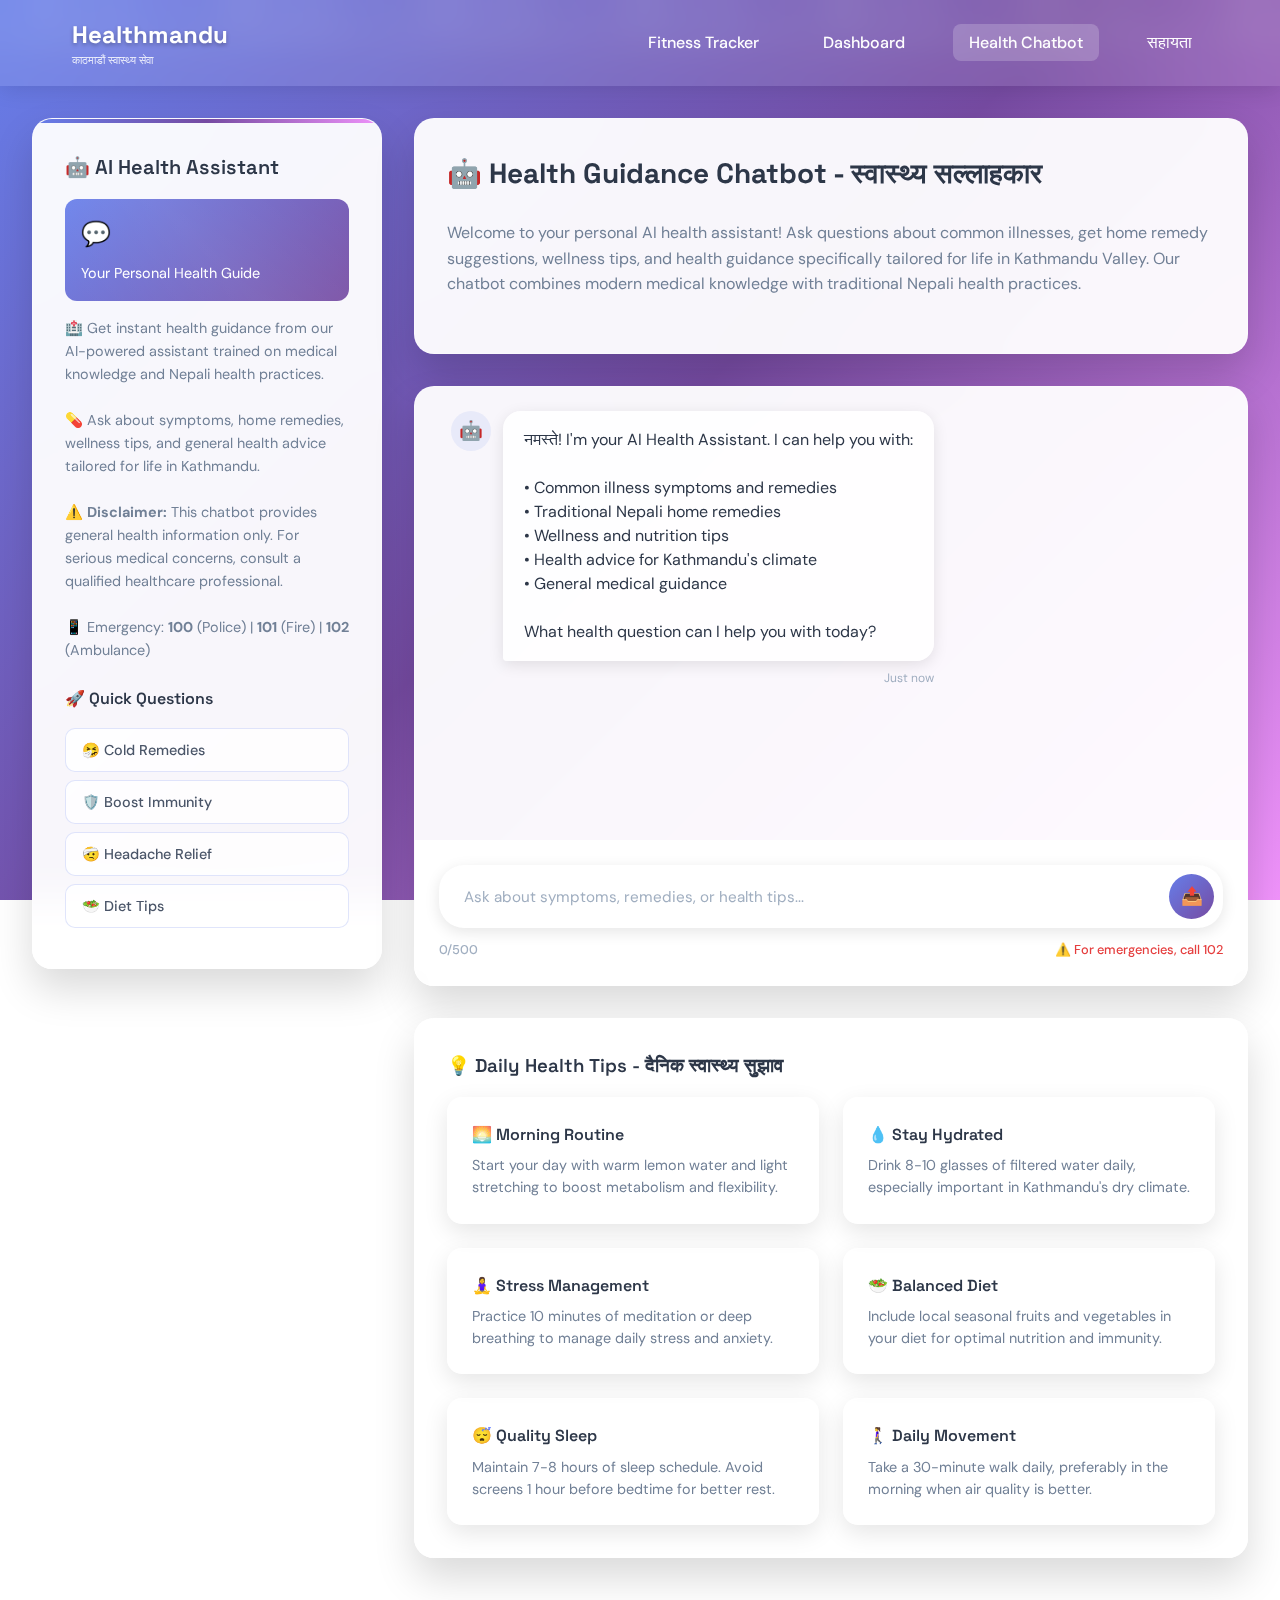
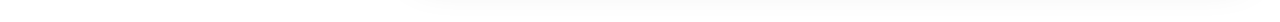
<file: chatbot.html>
<!DOCTYPE html>
<html lang="en">
<head>
    <meta charset="UTF-8">
    <meta name="viewport" content="width=device-width, initial-scale=1.0">
    <title>Healthmandu - Health Guidance Chatbot</title>
    <link rel="preconnect" href="https://fonts.googleapis.com">
    <link rel="preconnect" href="https://fonts.gstatic.com" crossorigin>
    <link href="https://fonts.googleapis.com/css2?family=Space+Grotesk:wght@400;600;700&family=DM+Sans:wght@400;500;600&display=swap" rel="stylesheet">
    <link rel="stylesheet" href="chatbot.css">
</head>
<body>
    <!-- Navigation -->
    <nav class="navbar">
        <div class="nav-container">
            <div class="logo">
                <h1>Healthmandu</h1>
                <span class="logo-subtitle">काठमाडौं स्वास्थ्य सेवा</span>
            </div>
            <ul class="nav-links">
                <li><a href="fitness-tracker.html">Fitness Tracker</a></li>
                <li><a href="home.html">Dashboard</a></li>
                <li><a href="#" class="active">Health Chatbot</a></li>
                <li><a href="#">सहायता</a></li>
            </ul>
        </div>
    </nav>

    <div class="app-container">
        <!-- Sidebar -->
        <aside class="sidebar">
            <div class="profile-card">
                <div class="profile-header">
                    <h3>🤖 AI Health Assistant</h3>
                    <div class="gradient-card">
                        <div class="shimmer-overlay"></div>
                        <div class="card-content">
                            <span class="card-icon">💬</span>
                            <span class="card-text">Your Personal Health Guide</span>
                        </div>
                    </div>
                </div>
                <div class="profile-description">
                    <p>
                        🏥 Get instant health guidance from our AI-powered assistant trained on medical knowledge and Nepali health practices.
                        <br><br>
                        💊 Ask about symptoms, home remedies, wellness tips, and general health advice tailored for life in Kathmandu.
                        <br><br>
                        ⚠️ <strong>Disclaimer:</strong> This chatbot provides general health information only. For serious medical concerns, consult a qualified healthcare professional.
                        <br><br>
                        📱 Emergency: <strong>100</strong> (Police) | <strong>101</strong> (Fire) | <strong>102</strong> (Ambulance)
                    </p>
                </div>
                
                <!-- Quick Actions -->
                <div class="quick-actions">
                    <h4>🚀 Quick Questions</h4>
                    <button class="quick-btn" onclick="sendQuickMessage('What are common cold remedies?')">
                        🤧 Cold Remedies
                    </button>
                    <button class="quick-btn" onclick="sendQuickMessage('How to improve immunity naturally?')">
                        🛡️ Boost Immunity
                    </button>
                    <button class="quick-btn" onclick="sendQuickMessage('Home remedies for headache')">
                        🤕 Headache Relief
                    </button>
                    <button class="quick-btn" onclick="sendQuickMessage('Healthy diet tips for Kathmandu weather')">
                        🥗 Diet Tips
                    </button>
                </div>
            </div>
        </aside>

        <!-- Main Content -->
        <main class="main-content">
            <!-- Header -->
            <div class="chatbot-card">
                <h2>🤖 Health Guidance Chatbot - स्वास्थ्य सल्लाहकार</h2>
                <p class="header-description">
                    Welcome to your personal AI health assistant! Ask questions about common illnesses, get home remedy suggestions, wellness tips, and health guidance specifically tailored for life in Kathmandu Valley. Our chatbot combines modern medical knowledge with traditional Nepali health practices.
                </p>
            </div>

            <!-- Chat Container -->
            <div class="chat-container">
                <div class="chat-messages" id="chatMessages">
                    <!-- Welcome Message -->
                    <div class="message bot-message">
                        <div class="message-avatar">🤖</div>
                        <div class="message-content">
                            <div class="message-text">
                                नमस्ते! I'm your AI Health Assistant. I can help you with:
                                <br><br>
                                • Common illness symptoms and remedies
                                <br>• Traditional Nepali home remedies
                                <br>• Wellness and nutrition tips
                                <br>• Health advice for Kathmandu's climate
                                <br>• General medical guidance
                                <br><br>
                                What health question can I help you with today?
                            </div>
                            <div class="message-time">Just now</div>
                        </div>
                    </div>
                </div>

                <!-- Chat Input -->
                <div class="chat-input-container">
                    <div class="chat-input-wrapper">
                        <input 
                            type="text" 
                            id="chatInput" 
                            placeholder="Ask about symptoms, remedies, or health tips..."
                            maxlength="500"
                        >
                        <button id="sendButton" onclick="sendMessage()">
                            <span class="send-icon">📤</span>
                        </button>
                    </div>
                    <div class="input-footer">
                        <span class="char-count" id="charCount">0/500</span>
                        <span class="disclaimer">⚠️ For emergencies, call 102</span>
                    </div>
                </div>
            </div>

            <!-- Health Tips Section -->
            <div class="health-tips-section">
                <div class="chatbot-card">
                    <h3>💡 Daily Health Tips - दैनिक स्वास्थ्य सुझाव</h3>
                    <div class="tips-grid">
                        <div class="tip-item">
                            <h4>🌅 Morning Routine</h4>
                            <p>Start your day with warm lemon water and light stretching to boost metabolism and flexibility.</p>
                        </div>
                        <div class="tip-item">
                            <h4>💧 Stay Hydrated</h4>
                            <p>Drink 8-10 glasses of filtered water daily, especially important in Kathmandu's dry climate.</p>
                        </div>
                        <div class="tip-item">
                            <h4>🧘‍♀️ Stress Management</h4>
                            <p>Practice 10 minutes of meditation or deep breathing to manage daily stress and anxiety.</p>
                        </div>
                        <div class="tip-item">
                            <h4>🥗 Balanced Diet</h4>
                            <p>Include local seasonal fruits and vegetables in your diet for optimal nutrition and immunity.</p>
                        </div>
                        <div class="tip-item">
                            <h4>😴 Quality Sleep</h4>
                            <p>Maintain 7-8 hours of sleep schedule. Avoid screens 1 hour before bedtime for better rest.</p>
                        </div>
                        <div class="tip-item">
                            <h4>🚶‍♀️ Daily Movement</h4>
                            <p>Take a 30-minute walk daily, preferably in the morning when air quality is better.</p>
                        </div>
                    </div>
                </div>
            </div>
        </main>
    </div>

    <script src="chatbot.js"></script>
</body>
</html>
</file>
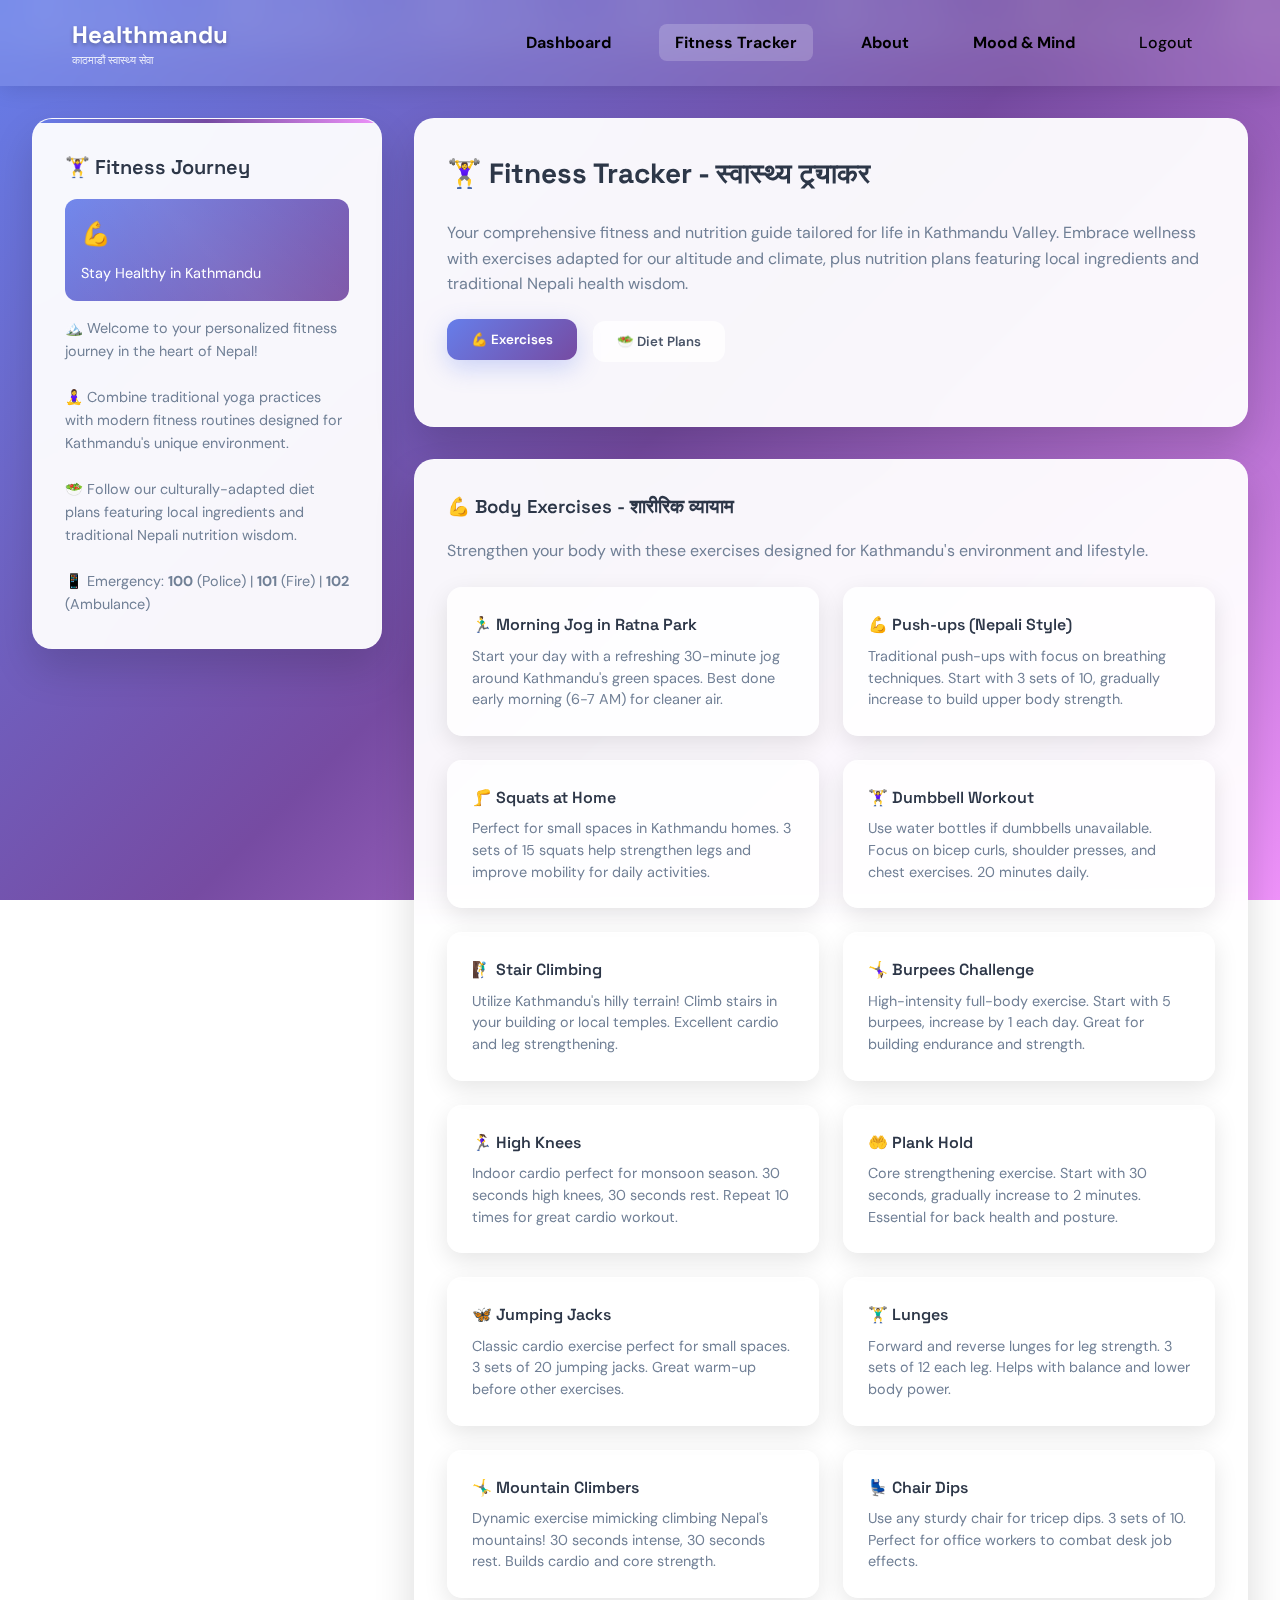
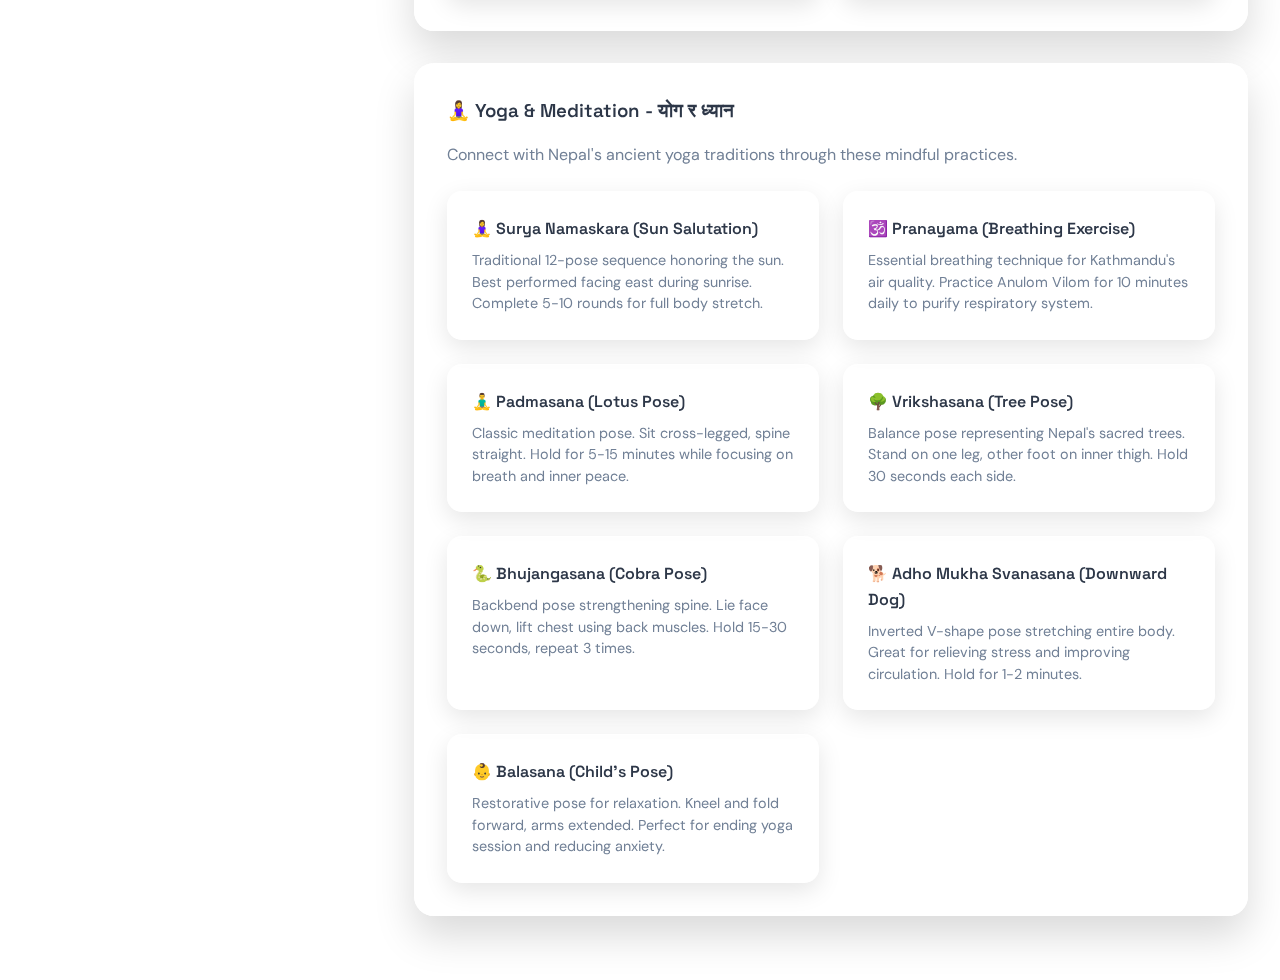
<file: fitness-tracker.html>
<!DOCTYPE html>
<html lang="en">
<head>
    <meta charset="UTF-8">
    <meta name="viewport" content="width=device-width, initial-scale=1.0">
    <title>Healthmandu - Fitness Tracker</title>
    <link rel="preconnect" href="https://fonts.googleapis.com">
    <link rel="preconnect" href="https://fonts.gstatic.com" crossorigin>
    <link href="https://fonts.googleapis.com/css2?family=Space+Grotesk:wght@400;600;700&family=DM+Sans:wght@400;500;600&display=swap" rel="stylesheet">
    <link rel="stylesheet" href="fitness-tracker.css">
</head>
<body>
    <!-- Navigation -->
    <nav class="navbar">
        <div class="nav-container">
            <div class="logo">
                <h1>Healthmandu</h1>
                <span class="logo-subtitle">काठमाडौं स्वास्थ्य सेवा</span>
            </div>
            <ul class="nav-links">
                <li><a href="home.html"><strong>Dashboard</strong></a></li>
                <li><a href="#" class="active"><strong>Fitness Tracker</strong></a></li>
                <li><a href="about.html"><strong>About</strong></a></li>
                <li><a href="myyy mood.html"><strong>Mood & Mind</strong></a></li>
                <li><a href="#" onclick="logout()" class="logout-btn">Logout</a></li>
            </ul>
        </div>
    </nav>

    <div class="app-container">
        <!-- Sidebar -->
        <aside class="sidebar">
            <div class="profile-card">
                <div class="profile-header">
                    <h3>🏋️‍♀️ Fitness Journey</h3>
                    <div class="gradient-card">
                        <div class="shimmer-overlay"></div>
                        <div class="card-content">
                            <span class="card-icon">💪</span>
                            <span class="card-text">Stay Healthy in Kathmandu</span>
                        </div>
                    </div>
                </div>
                <div class="profile-description">
                    <p>
                        🏔️ Welcome to your personalized fitness journey in the heart of Nepal!
                        <br><br>
                        🧘‍♀️ Combine traditional yoga practices with modern fitness routines designed for Kathmandu's unique environment.
                        <br><br>
                        🥗 Follow our culturally-adapted diet plans featuring local ingredients and traditional Nepali nutrition wisdom.
                        <br><br>
                        📱 Emergency: <strong>100</strong> (Police) | <strong>101</strong> (Fire) | <strong>102</strong> (Ambulance)
                    </p>
                </div>
            </div>
        </aside>

        <!-- Main Content -->
        <main class="main-content">
            <!-- Header -->
            <div class="fitness-card">
                <h2>🏋️‍♀️ Fitness Tracker - स्वास्थ्य ट्र्याकर</h2>
                <p class="header-description">
                    Your comprehensive fitness and nutrition guide tailored for life in Kathmandu Valley. Embrace wellness with exercises adapted for our altitude and climate, plus nutrition plans featuring local ingredients and traditional Nepali health wisdom.
                </p>

                <!-- Tabs -->
                <div class="tabs">
                    <button class="tab active" onclick="showTab('exercises')">💪 Exercises</button>
                    <button class="tab" onclick="showTab('diet')">🥗 Diet Plans</button>
                </div>
            </div>

            <!-- Exercises Tab -->
            <div id="exercises-tab" class="tab-content active">
                <!-- Body Exercises -->
                <div class="fitness-card">
                    <h3>💪 Body Exercises - शारीरिक व्यायाम</h3>
                    <p class="section-description">
                        Strengthen your body with these exercises designed for Kathmandu's environment and lifestyle.
                    </p>
                    <div class="grid">
                        <div class="exercise-item">
                            <h4>🏃‍♂️ Morning Jog in Ratna Park</h4>
                            <p>Start your day with a refreshing 30-minute jog around Kathmandu's green spaces. Best done early morning (6-7 AM) for cleaner air.</p>
                        </div>
                        <div class="exercise-item">
                            <h4>💪 Push-ups (Nepali Style)</h4>
                            <p>Traditional push-ups with focus on breathing techniques. Start with 3 sets of 10, gradually increase to build upper body strength.</p>
                        </div>
                        <div class="exercise-item">
                            <h4>🦵 Squats at Home</h4>
                            <p>Perfect for small spaces in Kathmandu homes. 3 sets of 15 squats help strengthen legs and improve mobility for daily activities.</p>
                        </div>
                        <div class="exercise-item">
                            <h4>🏋️‍♀️ Dumbbell Workout</h4>
                            <p>Use water bottles if dumbbells unavailable. Focus on bicep curls, shoulder presses, and chest exercises. 20 minutes daily.</p>
                        </div>
                        <div class="exercise-item">
                            <h4>🧗‍♂️ Stair Climbing</h4>
                            <p>Utilize Kathmandu's hilly terrain! Climb stairs in your building or local temples. Excellent cardio and leg strengthening.</p>
                        </div>
                        <div class="exercise-item">
                            <h4>🤸‍♀️ Burpees Challenge</h4>
                            <p>High-intensity full-body exercise. Start with 5 burpees, increase by 1 each day. Great for building endurance and strength.</p>
                        </div>
                        <div class="exercise-item">
                            <h4>🏃‍♀️ High Knees</h4>
                            <p>Indoor cardio perfect for monsoon season. 30 seconds high knees, 30 seconds rest. Repeat 10 times for great cardio workout.</p>
                        </div>
                        <div class="exercise-item">
                            <h4>🤲 Plank Hold</h4>
                            <p>Core strengthening exercise. Start with 30 seconds, gradually increase to 2 minutes. Essential for back health and posture.</p>
                        </div>
                        <div class="exercise-item">
                            <h4>🦋 Jumping Jacks</h4>
                            <p>Classic cardio exercise perfect for small spaces. 3 sets of 20 jumping jacks. Great warm-up before other exercises.</p>
                        </div>
                        <div class="exercise-item">
                            <h4>🏋️‍♂️ Lunges</h4>
                            <p>Forward and reverse lunges for leg strength. 3 sets of 12 each leg. Helps with balance and lower body power.</p>
                        </div>
                        <div class="exercise-item">
                            <h4>🤸‍♂️ Mountain Climbers</h4>
                            <p>Dynamic exercise mimicking climbing Nepal's mountains! 30 seconds intense, 30 seconds rest. Builds cardio and core strength.</p>
                        </div>
                        <div class="exercise-item">
                            <h4>💺 Chair Dips</h4>
                            <p>Use any sturdy chair for tricep dips. 3 sets of 10. Perfect for office workers to combat desk job effects.</p>
                        </div>
                    </div>
                </div>

                <!-- Yoga Exercises -->
                <div class="fitness-card">
                    <h3>🧘‍♀️ Yoga & Meditation - योग र ध्यान</h3>
                    <p class="section-description">
                        Connect with Nepal's ancient yoga traditions through these mindful practices.
                    </p>
                    <div class="grid">
                        <div class="exercise-item">
                            <h4>🧘‍♀️ Surya Namaskara (Sun Salutation)</h4>
                            <p>Traditional 12-pose sequence honoring the sun. Best performed facing east during sunrise. Complete 5-10 rounds for full body stretch.</p>
                        </div>
                        <div class="exercise-item">
                            <h4>🕉️ Pranayama (Breathing Exercise)</h4>
                            <p>Essential breathing technique for Kathmandu's air quality. Practice Anulom Vilom for 10 minutes daily to purify respiratory system.</p>
                        </div>
                        <div class="exercise-item">
                            <h4>🧘‍♂️ Padmasana (Lotus Pose)</h4>
                            <p>Classic meditation pose. Sit cross-legged, spine straight. Hold for 5-15 minutes while focusing on breath and inner peace.</p>
                        </div>
                        <div class="exercise-item">
                            <h4>🌳 Vrikshasana (Tree Pose)</h4>
                            <p>Balance pose representing Nepal's sacred trees. Stand on one leg, other foot on inner thigh. Hold 30 seconds each side.</p>
                        </div>
                        <div class="exercise-item">
                            <h4>🐍 Bhujangasana (Cobra Pose)</h4>
                            <p>Backbend pose strengthening spine. Lie face down, lift chest using back muscles. Hold 15-30 seconds, repeat 3 times.</p>
                        </div>
                        <div class="exercise-item">
                            <h4>🐕 Adho Mukha Svanasana (Downward Dog)</h4>
                            <p>Inverted V-shape pose stretching entire body. Great for relieving stress and improving circulation. Hold for 1-2 minutes.</p>
                        </div>
                        <div class="exercise-item">
                            <h4>👶 Balasana (Child's Pose)</h4>
                            <p>Restorative pose for relaxation. Kneel and fold forward, arms extended. Perfect for ending yoga session and reducing anxiety.</p>
                        </div>
                    </div>
                </div>
            </div>

            <!-- Diet Tab -->
            <div id="diet-tab" class="tab-content">
                <div class="fitness-card">
                    <h3>🥗 Weekly Diet Plan - साप्ताहिक आहार योजना</h3>
                    <p class="section-description">
                        Nourish your body with this balanced weekly meal plan featuring local Nepali ingredients and traditional nutrition wisdom.
                    </p>

                    <!-- Sunday -->
                    <div class="day-section">
                        <div class="day-header">
                            <h4>Sunday - आइतबार</h4>
                        </div>
                        <div class="grid">
                            <div class="diet-item">
                                <h4>🌅 Breakfast: Chiura (Beaten Rice) with Yogurt</h4>
                                <p>Traditional Nepali breakfast rich in probiotics and carbs</p>
                            </div>
                            <div class="diet-item">
                                <h4>🥤 Mid-Morning: Green Tea with Honey</h4>
                                <p>Antioxidant-rich drink to boost metabolism</p>
                            </div>
                            <div class="diet-item">
                                <h4>🍽️ Lunch: Dal Bhat with Seasonal Vegetables</h4>
                                <p>Complete protein with lentils, rice, and local vegetables</p>
                            </div>
                            <div class="diet-item">
                                <h4>🍎 Snack: Seasonal Fruits (Apple/Orange)</h4>
                                <p>Local fruits rich in vitamins and fiber</p>
                            </div>
                            <div class="diet-item">
                                <h4>🌙 Dinner: Vegetable Soup with Roti</h4>
                                <p>Light dinner with whole wheat bread and nutritious soup</p>
                            </div>
                            <div class="diet-item">
                                <h4>💧 Hydration: 8-10 glasses of filtered water</h4>
                                <p>Essential for Kathmandu's dry climate</p>
                            </div>
                        </div>
                    </div>

                    <!-- Monday -->
                    <div class="day-section">
                        <div class="day-header">
                            <h4>Monday - सोमबार</h4>
                        </div>
                        <div class="grid">
                            <div class="diet-item">
                                <h4>🌅 Breakfast: Oats with Nuts and Honey</h4>
                                <p>Fiber-rich breakfast for sustained energy</p>
                            </div>
                            <div class="diet-item">
                                <h4>🥤 Mid-Morning: Lemon Water</h4>
                                <p>Vitamin C boost and detoxification</p>
                            </div>
                            <div class="diet-item">
                                <h4>🍽️ Lunch: Brown Rice with Chicken Curry</h4>
                                <p>Lean protein with complex carbohydrates</p>
                            </div>
                            <div class="diet-item">
                                <h4>🥜 Snack: Mixed Nuts (Almonds, Walnuts)</h4>
                                <p>Healthy fats and protein for brain health</p>
                            </div>
                            <div class="diet-item">
                                <h4>🌙 Dinner: Grilled Fish with Salad</h4>
                                <p>Omega-3 rich dinner with fresh vegetables</p>
                            </div>
                            <div class="diet-item">
                                <h4>🍵 Evening: Herbal Tea (Chamomile)</h4>
                                <p>Relaxing tea for better sleep quality</p>
                            </div>
                        </div>
                    </div>

                    <!-- Tuesday -->
                    <div class="day-section">
                        <div class="day-header">
                            <h4>Tuesday - मङ्गलबार</h4>
                        </div>
                        <div class="grid">
                            <div class="diet-item">
                                <h4>🌅 Breakfast: Whole Wheat Paratha with Yogurt</h4>
                                <p>Traditional breakfast with probiotics</p>
                            </div>
                            <div class="diet-item">
                                <h4>🥤 Mid-Morning: Fresh Juice (Seasonal)</h4>
                                <p>Natural vitamins and minerals</p>
                            </div>
                            <div class="diet-item">
                                <h4>🍽️ Lunch: Quinoa Salad with Vegetables</h4>
                                <p>Complete protein with fresh local produce</p>
                            </div>
                            <div class="diet-item">
                                <h4>🍌 Snack: Banana with Peanut Butter</h4>
                                <p>Quick energy and healthy fats</p>
                            </div>
                            <div class="diet-item">
                                <h4>🌙 Dinner: Lentil Soup with Vegetables</h4>
                                <p>Plant-based protein and fiber</p>
                            </div>
                            <div class="diet-item">
                                <h4>🥛 Night: Warm Milk with Turmeric</h4>
                                <p>Anti-inflammatory drink for recovery</p>
                            </div>
                        </div>
                    </div>

                    <!-- Wednesday -->
                    <div class="day-section">
                        <div class="day-header">
                            <h4>Wednesday - बुधबार</h4>
                        </div>
                        <div class="grid">
                            <div class="diet-item">
                                <h4>🌅 Breakfast: Muesli with Fresh Fruits</h4>
                                <p>Fiber and antioxidant-rich morning meal</p>
                            </div>
                            <div class="diet-item">
                                <h4>🥤 Mid-Morning: Coconut Water</h4>
                                <p>Natural electrolytes and hydration</p>
                            </div>
                            <div class="diet-item">
                                <h4>🍽️ Lunch: Vegetable Biryani</h4>
                                <p>Aromatic rice dish with mixed vegetables</p>
                            </div>
                            <div class="diet-item">
                                <h4>🥕 Snack: Carrot and Cucumber Sticks</h4>
                                <p>Crunchy vegetables with vitamins</p>
                            </div>
                            <div class="diet-item">
                                <h4>🌙 Dinner: Grilled Chicken with Steamed Broccoli</h4>
                                <p>Lean protein with nutrient-dense vegetables</p>
                            </div>
                            <div class="diet-item">
                                <h4>🍵 Evening: Ginger Tea</h4>
                                <p>Digestive aid and immune booster</p>
                            </div>
                        </div>
                    </div>

                    <!-- Thursday -->
                    <div class="day-section">
                        <div class="day-header">
                            <h4>Thursday - बिहिबार</h4>
                        </div>
                        <div class="grid">
                            <div class="diet-item">
                                <h4>🌅 Breakfast: Scrambled Eggs with Toast</h4>
                                <p>High-quality protein for muscle building</p>
                            </div>
                            <div class="diet-item">
                                <h4>🥤 Mid-Morning: Buttermilk</h4>
                                <p>Probiotics for digestive health</p>
                            </div>
                            <div class="diet-item">
                                <h4>🍽️ Lunch: Fish Curry with Brown Rice</h4>
                                <p>Omega-3 fatty acids with complex carbs</p>
                            </div>
                            <div class="diet-item">
                                <h4>🍇 Snack: Greek Yogurt with Berries</h4>
                                <p>Protein and antioxidants</p>
                            </div>
                            <div class="diet-item">
                                <h4>🌙 Dinner: Vegetable Stir-fry with Tofu</h4>
                                <p>Plant-based protein with colorful vegetables</p>
                            </div>
                            <div class="diet-item">
                                <h4>🌿 Night: Mint Tea</h4>
                                <p>Soothing digestive tea</p>
                            </div>
                        </div>
                    </div>

                    <!-- Friday -->
                    <div class="day-section">
                        <div class="day-header">
                            <h4>Friday - शुक्रबार</h4>
                        </div>
                        <div class="grid">
                            <div class="diet-item">
                                <h4>🌅 Breakfast: Smoothie Bowl with Seeds</h4>
                                <p>Nutrient-dense breakfast with chia and flax seeds</p>
                            </div>
                            <div class="diet-item">
                                <h4>🥤 Mid-Morning: Green Smoothie</h4>
                                <p>Leafy greens with fruits for vitamins</p>
                            </div>
                            <div class="diet-item">
                                <h4>🍽️ Lunch: Chicken Salad with Avocado</h4>
                                <p>Healthy fats with lean protein</p>
                            </div>
                            <div class="diet-item">
                                <h4>🥨 Snack: Whole Grain Crackers with Hummus</h4>
                                <p>Complex carbs with plant protein</p>
                            </div>
                            <div class="diet-item">
                                <h4>🌙 Dinner: Baked Salmon with Sweet Potato</h4>
                                <p>Omega-3s with beta-carotene</p>
                            </div>
                            <div class="diet-item">
                                <h4>🍵 Evening: Jasmine Tea</h4>
                                <p>Antioxidant-rich relaxing tea</p>
                            </div>
                        </div>
                    </div>

                    <!-- Saturday -->
                    <div class="day-section">
                        <div class="day-header">
                            <h4>Saturday - शनिबार</h4>
                        </div>
                        <div class="grid">
                            <div class="diet-item">
                                <h4>🌅 Breakfast: Pancakes with Fresh Fruits</h4>
                                <p>Weekend treat with natural sweetness</p>
                            </div>
                            <div class="diet-item">
                                <h4>🥤 Mid-Morning: Fresh Orange Juice</h4>
                                <p>Vitamin C boost for immune system</p>
                            </div>
                            <div class="diet-item">
                                <h4>🍽️ Lunch: Mutton Curry with Rice</h4>
                                <p>Traditional Nepali protein-rich meal</p>
                            </div>
                            <div class="diet-item">
                                <h4>🍪 Snack: Homemade Energy Balls</h4>
                                <p>Dates, nuts, and seeds for natural energy</p>
                            </div>
                            <div class="diet-item">
                                <h4>🌙 Dinner: Vegetable Soup with Bread</h4>
                                <p>Light, nutritious end to the week</p>
                            </div>
                            <div class="diet-item">
                                <h4>🥛 Night: Golden Milk (Turmeric Latte)</h4>
                                <p>Anti-inflammatory bedtime drink</p>
                            </div>
                        </div>
                    </div>
                </div>
            </div>
        </main>
    </div>

    <script>
        // Tab functionality
        function showTab(tabName) {
            // Hide all tab contents
            const tabContents = document.querySelectorAll('.tab-content');
            tabContents.forEach(content => {
                content.classList.remove('active');
            });

            // Remove active class from all tabs
            const tabs = document.querySelectorAll('.tab');
            tabs.forEach(tab => {
                tab.classList.remove('active');
            });

            // Show selected tab content
            document.getElementById(tabName + '-tab').classList.add('active');

            // Add active class to clicked tab
            event.target.classList.add('active');
        }

        // Add loaded class to body when page loads
        window.addEventListener('load', function() {
            document.body.classList.add('loaded');
        });
    </script>
</body>
</html>
</file>
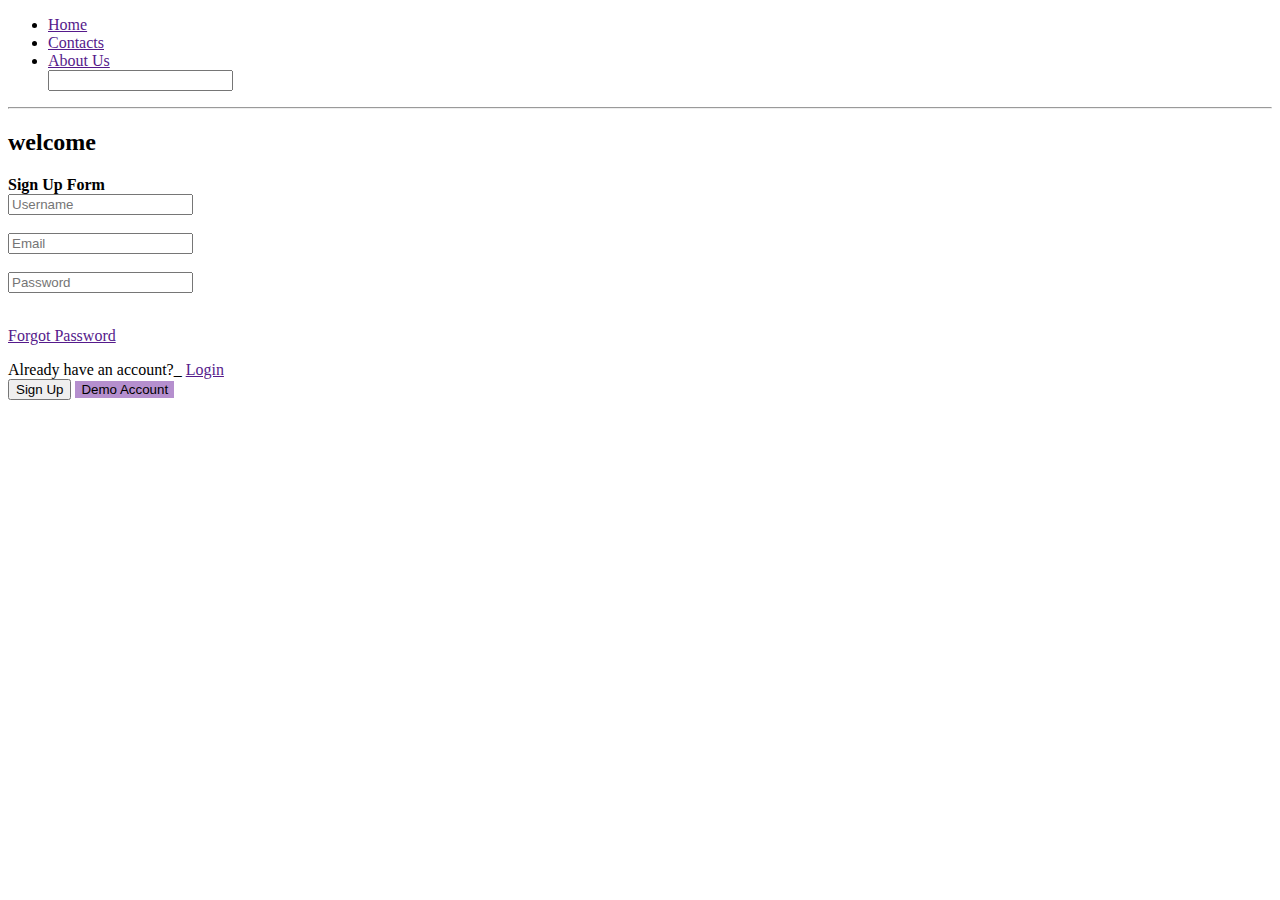
<file: home.html>
<!DOCTYPE html>
<html lang="en">
<head>
  <meta charset="UTF-8" />
  <meta name="viewport" content="width=device-width, initial-scale=1" />
  <title>Healthmandu - काठमाडौं स्वास्थ्य डैशबोर्ड</title>
  <link
    href="https://fonts.googleapis.com/css2?family=Space+Grotesk:wght@400;600;700&family=DM+Sans:wght@400;500;600&display=swap"
    rel="stylesheet"
  />
  <link rel="stylesheet" href="home.css" />
</head>
<body>
  <nav class="navbar animate-slide-down">
    <div class="nav-container">
      <div class="logo">
        <h1>Healthmandu</h1>
        <span class="logo-subtitle">काठमाडौं स्वास्थ्य सेवा</span>
      </div>
      <ul class="nav-links">
        <li><a href="#" class="active">Dashboard</a></li>
        <li><a href="fitness-tracker.html">Fitness Tracker</a></li>
        <li><a href="about.html">About</a></li>
        <li><a href="#">सहायता</a></li>
        <li><a href="#" onclick="logout()" class="logout-btn">Logout</a></li>
      </ul>
    </div>
  </nav>

  <div class="app-container">
    <!-- Enhanced Sidebar -->
    <aside class="sidebar animate-slide-left">
      <div class="profile-card">
        <div class="profile-header">
          <h3 id="userGreeting">नमस्ते! Welcome back</h3>
          <div class="weather-widget animate-fade-in-up" style="animation-delay: 0.3s;">
            <div class="weather-info">
              <span class="temp">22°C</span>
              <span class="condition">Partly Cloudy</span>
            </div>
            <div class="location-pin">📍 Kathmandu Valley</div>
          </div>
        </div>
        <form class="profile-form">
          <div class="input-group animate-fade-in-up" style="animation-delay: 0.4s;">
            <label for="name">नाम / Name</label>
            <input type="text" id="name" placeholder="Enter your name" />
          </div>
          <div class="input-group animate-fade-in-up" style="animation-delay: 0.5s;">
            <label for="location">स्थान / Location</label>
            <select id="location">
              <option value="" disabled selected>Select Ward/Area</option>
              <option value="thamel">Thamel (थमेल)</option>
              <option value="durbar-square">Durbar Square (दरबार स्क्वायर)</option>
              <option value="maharajgunj">Maharajgunj (महाराजगञ्ज)</option>
              <option value="new-baneshwor">New Baneshwor (नयाँ बानेश्वर)</option>
              <option value="lazimpat">Lazimpat (लाजिम्पाट)</option>
              <option value="baluwatar">Baluwatar (बालुवाटार)</option>
              <option value="patan">Patan (पाटन)</option>
              <option value="bhaktapur">Bhaktapur (भक्तपुर)</option>
            </select>
          </div>
          <div class="profile-info animate-fade-in-up" style="animation-delay: 0.6s;">
            <p>
              🏥 Your location helps us find nearby hospitals, clinics, and wellness centers.
              <br><br>
              📱 Emergency: <strong>100</strong> (Police) | <strong>101</strong> (Fire) | <strong>102</strong> (Ambulance)
            </p>
          </div>
        </form>
      </div>
    </aside>

    <!-- Enhanced Main Content -->
    <main class="main-content animate-slide-right">
      <!-- Greeting + AQI with Himalayan context -->
      <section class="greeting-section scroll-animate">
        <div class="greeting-card animate-fade-in-up" style="animation-delay: 0.2s;">
          <h2>स्वागतम्! Welcome to Healthmandu</h2>
          <p>
            Your comprehensive health dashboard for Kathmandu Valley. Find real-time air quality data, 
            locate nearby hospitals, clinics, and wellness centers, and stay updated with health events 
            in the heart of Nepal.
          </p>
          <div class="quick-stats">
            <div class="stat animate-counter" data-target="47">
              <span class="stat-number">0</span>
              <span class="stat-label">Health Centers</span>
            </div>
            <div class="stat animate-counter" data-target="23">
              <span class="stat-number">0</span>
              <span class="stat-label">Wellness Spots</span>
            </div>
          </div>
        </div>
        <div class="aqi-card animate-fade-in-up" style="animation-delay: 0.4s;">
          <h3>🌫️ Air Quality Index</h3>
          <div class="aqi-value">
            <span class="aqi-number animate-counter" data-target="156">0</span>
            <span class="aqi-status unhealthy">Unhealthy</span>
          </div>
          <p>
            Air quality in Kathmandu is currently unhealthy. Wear N95 masks outdoors 
            and consider staying indoors during peak traffic hours (7-9 AM, 5-7 PM).
          </p>
          <div class="aqi-tips">
            <small>💡 Tip: Visit Shivapuri or Nagarjun for cleaner air</small>
          </div>
        </div>
      </section>

      <!-- Enhanced Tabs -->
      <section class="tabs-container scroll-animate">
        <div class="tabs">
          <button class="tab active animate-slide-up" data-tab="health-centers" style="animation-delay: 0.1s;">
            🏥 Health Centers
          </button>
          <button class="tab animate-slide-up" data-tab="wellness-spots" style="animation-delay: 0.2s;">
            🧘‍♀️ Wellness & Ayurveda
          </button>
          <button class="tab animate-slide-up" data-tab="pharmacies" style="animation-delay: 0.3s;">
            💊 Pharmacies
          </button>
        </div>

        <div class="tabpanel active" id="health-centers">
          <h3>Major Hospitals & Clinics in Kathmandu</h3>
          <div class="grid">
            <div class="card featured scroll-animate-card" style="animation-delay: 0.1s;">
              <h4>🏥 TU Teaching Hospital</h4>
              <p>📍 Maharajgunj, Kathmandu</p>
              <p>🚨 24/7 Emergency & Trauma Center</p>
              <p>📞 +977-1-4412303</p>
              <div class="card-badge">Government</div>
            </div>
            <div class="card scroll-animate-card" style="animation-delay: 0.2s;">
              <h4>🏥 Bir Hospital</h4>
              <p>📍 Mahaboudha, Kathmandu</p>
              <p>🩺 General Medicine & Surgery</p>
              <p>📞 +977-1-4221119</p>
              <div class="card-badge">Government</div>
            </div>
            <div class="card scroll-animate-card" style="animation-delay: 0.3s;">
              <h4>🏥 Patan Hospital</h4>
              <p>📍 Lagankhel, Lalitpur</p>
              <p>👶 Pediatrics & Maternity</p>
              <p>📞 +977-1-5522266</p>
              <div class="card-badge">NGO</div>
            </div>
            <div class="card scroll-animate-card" style="animation-delay: 0.4s;">
              <h4>🏥 Grande International Hospital</h4>
              <p>📍 Dhapasi, Kathmandu</p>
              <p>💎 Premium Healthcare Services</p>
              <p>📞 +977-1-5159266</p>
              <div class="card-badge private">Private</div>
            </div>
            <div class="card scroll-animate-card" style="animation-delay: 0.5s;">
              <h4>🏥 Nepal Medical College</h4>
              <p>📍 Jorpati, Kathmandu</p>
              <p>🎓 Teaching Hospital</p>
              <p>📞 +977-1-4911008</p>
              <div class="card-badge">Private</div>
            </div>
            <div class="card scroll-animate-card" style="animation-delay: 0.6s;">
              <h4>🏥 Dhulikhel Hospital</h4>
              <p>📍 Dhulikhel, Kavre</p>
              <p>🌄 Community Healthcare</p>
              <p>📞 +977-11-490497</p>
              <div class="card-badge">NGO</div>
            </div>
          </div>
        </div>

        <div class="tabpanel" id="wellness-spots">
          <h3>Wellness Centers & Traditional Medicine</h3>
          <div class="grid">
            <div class="card scroll-animate-card" style="animation-delay: 0.1s;">
              <h4>🧘‍♀️ Nepal Yoga Home</h4>
              <p>📍 Thamel, Kathmandu</p>
              <p>🕉️ Traditional Yoga & Meditation</p>
              <p>📞 +977-1-4700632</p>
            </div>
            <div class="card scroll-animate-card" style="animation-delay: 0.2s;">
              <h4>🌿 Ayurveda Health Home</h4>
              <p>📍 New Baneshwor, Kathmandu</p>
              <p>🌱 Panchakarma & Herbal Treatment</p>
              <p>📞 +977-1-4782333</p>
            </div>
            <div class="card scroll-animate-card" style="animation-delay: 0.3s;">
              <h4>💆‍♀️ Seeing Hands Clinic</h4>
              <p>📍 Lazimpat, Kathmandu</p>
              <p>👐 Therapeutic Massage by Visually Impaired</p>
              <p>📞 +977-1-4429178</p>
            </div>
            <div class="card scroll-animate-card" style="animation-delay: 0.4s;">
              <h4>🧘‍♂️ Himalayan Yoga Academy</h4>
              <p>📍 Bouddha, Kathmandu</p>
              <p>🏔️ Mountain Meditation Retreats</p>
              <p>📞 +977-1-4480430</p>
            </div>
            <div class="card scroll-animate-card" style="animation-delay: 0.5s;">
              <h4>🌸 Spa Therapy Center</h4>
              <p>📍 Durbar Marg, Kathmandu</p>
              <p>💅 Wellness & Beauty Treatments</p>
              <p>📞 +977-1-4220909</p>
            </div>
            <div class="card scroll-animate-card" style="animation-delay: 0.6s;">
              <h4>🏃‍♂️ Fitness First Nepal</h4>
              <p>📍 Anamnagar, Kathmandu</p>
              <p>💪 Modern Gym & Fitness Classes</p>
              <p>📞 +977-1-4221155</p>
            </div>
          </div>
        </div>

        <div class="tabpanel" id="pharmacies">
          <h3>24/7 Pharmacies & Medical Stores</h3>
          <div class="grid">
            <div class="card scroll-animate-card" style="animation-delay: 0.1s;">
              <h4>💊 Bhat Bhateni Pharmacy</h4>
              <p>📍 Multiple Locations</p>
              <p>🕐 24/7 Service Available</p>
              <p>📞 +977-1-4221457</p>
            </div>
            <div class="card scroll-animate-card" style="animation-delay: 0.2s;">
              <h4>💊 Omni Pharmacy</h4>
              <p>📍 New Road, Kathmandu</p>
              <p>🩹 Medical Equipment & Supplies</p>
              <p>📞 +977-1-4220055</p>
            </div>
            <div class="card scroll-animate-card" style="animation-delay: 0.3s;">
              <h4>💊 Medicare Pharmacy</h4>
              <p>📍 Maharajgunj, Kathmandu</p>
              <p>💉 Prescription & OTC Medicines</p>
              <p>📞 +977-1-4412789</p>
            </div>
          </div>
        </div>
      </section>

      <!-- Enhanced Events with Nepali context -->
      <section class="events-section scroll-animate">
        <h3>🗓️ Upcoming Health Events</h3>
        <div class="event-card scroll-animate-event" style="animation-delay: 0.1s;">
          <div class="event-date">
            <span class="day">15</span>
            <span class="month">Bhadra</span>
          </div>
          <div class="event-details">
            <span class="event-title">Free Health Camp at Patan Durbar Square</span>
            <span class="event-desc">Blood pressure & diabetes screening</span>
          </div>
        </div>
        <div class="event-card scroll-animate-event" style="animation-delay: 0.2s;">
          <div class="event-date">
            <span class="day">22</span>
            <span class="month">Bhadra</span>
          </div>
          <div class="event-details">
            <span class="event-title">Yoga Day Celebration at Garden of Dreams</span>
            <span class="event-desc">Free yoga sessions & meditation workshop</span>
          </div>
        </div>
        <div class="event-card scroll-animate-event" style="animation-delay: 0.3s;">
          <div class="event-date">
            <span class="day">5</span>
            <span class="month">Ashwin</span>
          </div>
          <div class="event-details">
            <span class="event-title">Blood Donation Drive - Bir Hospital</span>
            <span class="event-desc">Help save lives in our community</span>
          </div>
        </div>
        <div class="event-card scroll-animate-event" style="animation-delay: 0.4s;">
          <div class="event-date">
            <span class="day">12</span>
            <span class="month">Ashwin</span>
          </div>
          <div class="event-details">
            <span class="event-title">Mental Health Awareness Seminar</span>
            <span class="event-desc">Breaking stigma around mental health in Nepal</span>
          </div>
        </div>
      </section>
    </main>
  </div>

  <script src="home-script.js"></script>
  <script src="auth.js"></script>
</body>
</html>
</file>
<file: chatbot.css>
/* Reset and Base Styles */
* {
  margin: 0;
  padding: 0;
  box-sizing: border-box;
}

body {
  font-family: "DM Sans", sans-serif;
  background: linear-gradient(135deg, #667eea 0%, #764ba2 50%, #f093fb 100%);
  background-attachment: fixed;
  min-height: 100vh;
  color: #333;
  line-height: 1.6;
  position: relative;
  opacity: 0;
  transition: opacity 0.5s ease;
}

body.loaded {
  opacity: 1;
}

/* Himalayan overlay effect */
body::before {
  content: "";
  position: fixed;
  top: 0;
  left: 0;
  right: 0;
  bottom: 0;
  background: url('data:image/svg+xml,<svg xmlns="http://www.w3.org/2000/svg" viewBox="0 0 100 20"><polygon fill="rgba(255,255,255,0.1)" points="0,20 20,0 40,10 60,5 80,15 100,8 100,20"/></svg>')
    repeat-x;
  background-size: 200px 40px;
  pointer-events: none;
  z-index: 1;
  animation: mountainMove 20s ease-in-out infinite;
}

@keyframes mountainMove {
  0%,
  100% {
    transform: translateX(0);
  }
  50% {
    transform: translateX(-20px);
  }
}

/* Animation Keyframes */
@keyframes slideDown {
  from {
    opacity: 0;
    transform: translateY(-30px);
  }
  to {
    opacity: 1;
    transform: translateY(0);
  }
}

@keyframes slideLeft {
  from {
    opacity: 0;
    transform: translateX(-50px);
  }
  to {
    opacity: 1;
    transform: translateX(0);
  }
}

@keyframes slideRight {
  from {
    opacity: 0;
    transform: translateX(50px);
  }
  to {
    opacity: 1;
    transform: translateX(0);
  }
}

@keyframes fadeInUp {
  from {
    opacity: 0;
    transform: translateY(40px);
  }
  to {
    opacity: 1;
    transform: translateY(0);
  }
}

@keyframes float {
  0%,
  100% {
    transform: translateY(0px);
  }
  50% {
    transform: translateY(-10px);
  }
}

@keyframes shimmer {
  0% {
    transform: translateX(-100%) translateY(-100%) rotate(45deg);
  }
  100% {
    transform: translateX(100%) translateY(100%) rotate(45deg);
  }
}

@keyframes pulse {
  0%,
  100% {
    transform: scale(1);
  }
  50% {
    transform: scale(1.05);
  }
}

@keyframes typing {
  0%,
  100% {
    opacity: 1;
  }
  50% {
    opacity: 0.5;
  }
}

/* Navigation */
.navbar {
  background: rgba(255, 255, 255, 0.1);
  backdrop-filter: blur(20px);
  padding: 1rem 0;
  position: sticky;
  top: 0;
  z-index: 100;
  box-shadow: 0 4px 20px rgba(0, 0, 0, 0.1);
  animation: slideDown 0.8s ease-out;
}

.nav-container {
  max-width: 1200px;
  margin: 0 auto;
  padding: 0 2rem;
  display: flex;
  justify-content: space-between;
  align-items: center;
}

.logo h1 {
  font-family: "Space Grotesk", sans-serif;
  font-weight: 700;
  color: white;
  font-size: 1.5rem;
  text-shadow: 0 2px 4px rgba(0, 0, 0, 0.3);
  animation: float 3s ease-in-out infinite;
}

.logo-subtitle {
  font-size: 0.7rem;
  color: rgba(255, 255, 255, 0.8);
  font-weight: 500;
  margin-top: -2px;
  display: block;
}

.nav-links {
  display: flex;
  list-style: none;
  gap: 2rem;
}

.nav-links a {
  color: white;
  text-decoration: none;
  font-weight: 500;
  transition: all 0.3s ease;
  padding: 0.5rem 1rem;
  border-radius: 8px;
  position: relative;
  overflow: hidden;
}

.nav-links a:hover,
.nav-links a.active {
  background: rgba(255, 255, 255, 0.2);
  transform: translateY(-2px);
}

/* App Container */
.app-container {
  display: flex;
  max-width: 1400px;
  margin: 0 auto;
  padding: 2rem;
  gap: 2rem;
  min-height: calc(100vh - 100px);
}

/* Sidebar */
.sidebar {
  flex: 0 0 350px;
  animation: slideLeft 0.8s ease-out;
}

.profile-card {
  background: rgba(255, 255, 255, 0.95);
  backdrop-filter: blur(20px);
  border-radius: 20px;
  padding: 2rem;
  box-shadow: 0 20px 40px rgba(0, 0, 0, 0.15);
  border: 1px solid rgba(255, 255, 255, 0.3);
  position: relative;
  overflow: hidden;
}

.profile-card::before {
  content: "";
  position: absolute;
  top: 0;
  left: 0;
  right: 0;
  height: 4px;
  background: linear-gradient(90deg, #667eea, #764ba2, #f093fb);
}

.profile-header h3 {
  font-family: "Space Grotesk", sans-serif;
  font-weight: 600;
  font-size: 1.25rem;
  color: #2d3748;
  margin-bottom: 1rem;
}

.gradient-card {
  background: linear-gradient(135deg, #667eea, #764ba2);
  color: white;
  padding: 1rem;
  border-radius: 12px;
  margin-bottom: 1rem;
  position: relative;
  overflow: hidden;
}

.shimmer-overlay {
  position: absolute;
  top: -50%;
  left: -50%;
  width: 200%;
  height: 200%;
  background: linear-gradient(45deg, transparent, rgba(255, 255, 255, 0.1), transparent);
  animation: shimmer 3s linear infinite;
}

.card-content {
  position: relative;
  z-index: 2;
}

.card-icon {
  font-size: 1.5rem;
  font-weight: bold;
}

.card-text {
  display: block;
  font-size: 0.9rem;
  margin-top: 0.5rem;
}

.profile-description {
  color: #718096;
  font-size: 0.9rem;
  line-height: 1.6;
  margin-bottom: 1.5rem;
}

/* Quick Actions */
.quick-actions {
  margin-top: 1.5rem;
}

.quick-actions h4 {
  font-family: "Space Grotesk", sans-serif;
  font-weight: 600;
  color: #2d3748;
  margin-bottom: 1rem;
  font-size: 1rem;
}

.quick-btn {
  display: block;
  width: 100%;
  background: rgba(255, 255, 255, 0.8);
  border: 1px solid rgba(102, 126, 234, 0.2);
  padding: 0.75rem 1rem;
  border-radius: 10px;
  font-weight: 500;
  color: #4a5568;
  cursor: pointer;
  transition: all 0.3s ease;
  font-family: "DM Sans", sans-serif;
  margin-bottom: 0.5rem;
  text-align: left;
  font-size: 0.9rem;
}

.quick-btn:hover {
  background: rgba(102, 126, 234, 0.1);
  border-color: rgba(102, 126, 234, 0.3);
  transform: translateY(-2px);
  box-shadow: 0 4px 15px rgba(102, 126, 234, 0.2);
}

/* Main Content */
.main-content {
  flex: 1;
  animation: slideRight 0.8s ease-out;
}

/* Chatbot Card */
.chatbot-card {
  background: rgba(255, 255, 255, 0.95);
  backdrop-filter: blur(20px);
  border-radius: 20px;
  padding: 2rem;
  box-shadow: 0 20px 40px rgba(0, 0, 0, 0.15);
  border: 1px solid rgba(255, 255, 255, 0.3);
  margin-bottom: 2rem;
  position: relative;
  overflow: hidden;
  transition: all 0.3s ease;
}

.chatbot-card:hover {
  transform: translateY(-5px);
  box-shadow: 0 25px 50px rgba(0, 0, 0, 0.2);
}

.chatbot-card h2 {
  font-family: "Space Grotesk", sans-serif;
  font-weight: 700;
  font-size: 1.75rem;
  color: #2d3748;
  margin-bottom: 1.5rem;
}

.chatbot-card h3 {
  font-family: "Space Grotesk", sans-serif;
  font-weight: 600;
  color: #2d3748;
  margin-bottom: 1rem;
}

.header-description {
  color: #718096;
  font-size: 1rem;
  margin-bottom: 1.5rem;
}

/* Chat Container */
.chat-container {
  background: rgba(255, 255, 255, 0.95);
  backdrop-filter: blur(20px);
  border-radius: 20px;
  box-shadow: 0 20px 40px rgba(0, 0, 0, 0.15);
  border: 1px solid rgba(255, 255, 255, 0.3);
  margin-bottom: 2rem;
  overflow: hidden;
  height: 600px;
  display: flex;
  flex-direction: column;
}

/* Chat Messages */
.chat-messages {
  flex: 1;
  padding: 1.5rem;
  overflow-y: auto;
  scroll-behavior: smooth;
}

.chat-messages::-webkit-scrollbar {
  width: 6px;
}

.chat-messages::-webkit-scrollbar-track {
  background: rgba(0, 0, 0, 0.1);
  border-radius: 3px;
}

.chat-messages::-webkit-scrollbar-thumb {
  background: rgba(102, 126, 234, 0.3);
  border-radius: 3px;
}

.chat-messages::-webkit-scrollbar-thumb:hover {
  background: rgba(102, 126, 234, 0.5);
}

/* Message Styles */
.message {
  display: flex;
  margin-bottom: 1.5rem;
  animation: fadeInUp 0.5s ease-out;
}

.user-message {
  justify-content: flex-end;
}

.bot-message {
  justify-content: flex-start;
}

.message-avatar {
  width: 40px;
  height: 40px;
  border-radius: 50%;
  display: flex;
  align-items: center;
  justify-content: center;
  font-size: 1.2rem;
  margin: 0 0.75rem;
  flex-shrink: 0;
}

.user-message .message-avatar {
  background: linear-gradient(135deg, #667eea, #764ba2);
  color: white;
  order: 2;
}

.bot-message .message-avatar {
  background: rgba(102, 126, 234, 0.1);
  color: #667eea;
}

.message-content {
  max-width: 70%;
  position: relative;
}

.user-message .message-content {
  order: 1;
}

.message-text {
  background: rgba(255, 255, 255, 0.9);
  padding: 1rem 1.25rem;
  border-radius: 18px;
  color: #2d3748;
  line-height: 1.5;
  box-shadow: 0 4px 15px rgba(0, 0, 0, 0.1);
  border: 1px solid rgba(255, 255, 255, 0.3);
}

.user-message .message-text {
  background: linear-gradient(135deg, #667eea, #764ba2);
  color: white;
  border-radius: 18px 18px 4px 18px;
}

.bot-message .message-text {
  border-radius: 18px 18px 18px 4px;
}

.message-time {
  font-size: 0.75rem;
  color: #a0aec0;
  margin-top: 0.5rem;
  text-align: right;
}

.user-message .message-time {
  color: rgba(255, 255, 255, 0.7);
}

/* Typing Indicator */
.typing-indicator {
  display: flex;
  align-items: center;
  padding: 1rem 1.25rem;
  background: rgba(255, 255, 255, 0.9);
  border-radius: 18px 18px 18px 4px;
  box-shadow: 0 4px 15px rgba(0, 0, 0, 0.1);
}

.typing-dots {
  display: flex;
  gap: 4px;
}

.typing-dot {
  width: 8px;
  height: 8px;
  border-radius: 50%;
  background: #667eea;
  animation: typing 1.4s ease-in-out infinite;
}

.typing-dot:nth-child(2) {
  animation-delay: 0.2s;
}

.typing-dot:nth-child(3) {
  animation-delay: 0.4s;
}

/* Chat Input */
.chat-input-container {
  padding: 1.5rem;
  background: rgba(255, 255, 255, 0.8);
  backdrop-filter: blur(10px);
  border-top: 1px solid rgba(255, 255, 255, 0.3);
}

.chat-input-wrapper {
  display: flex;
  gap: 0.75rem;
  align-items: center;
  background: white;
  border-radius: 25px;
  padding: 0.5rem;
  box-shadow: 0 4px 15px rgba(0, 0, 0, 0.1);
  border: 1px solid rgba(255, 255, 255, 0.3);
}

#chatInput {
  flex: 1;
  border: none;
  outline: none;
  padding: 0.75rem 1rem;
  font-family: "DM Sans", sans-serif;
  font-size: 0.95rem;
  background: transparent;
  color: #2d3748;
}

#chatInput::placeholder {
  color: #a0aec0;
}

#sendButton {
  background: linear-gradient(135deg, #667eea, #764ba2);
  border: none;
  width: 45px;
  height: 45px;
  border-radius: 50%;
  display: flex;
  align-items: center;
  justify-content: center;
  cursor: pointer;
  transition: all 0.3s ease;
  color: white;
}

#sendButton:hover {
  transform: scale(1.05);
  box-shadow: 0 4px 15px rgba(102, 126, 234, 0.3);
}

#sendButton:disabled {
  opacity: 0.5;
  cursor: not-allowed;
  transform: none;
}

.send-icon {
  font-size: 1.1rem;
}

.input-footer {
  display: flex;
  justify-content: space-between;
  align-items: center;
  margin-top: 0.75rem;
  font-size: 0.8rem;
  color: #a0aec0;
}

.char-count {
  font-weight: 500;
}

.disclaimer {
  color: #e53e3e;
  font-weight: 500;
}

/* Health Tips Section */
.health-tips-section {
  animation: fadeInUp 1s ease-out;
}

.tips-grid {
  display: grid;
  grid-template-columns: repeat(auto-fit, minmax(280px, 1fr));
  gap: 1.5rem;
}

.tip-item {
  background: rgba(255, 255, 255, 0.8);
  border-radius: 15px;
  padding: 1.5rem;
  box-shadow: 0 8px 25px rgba(0, 0, 0, 0.1);
  color: #2d3748;
  transition: all 0.3s ease;
  border: 1px solid rgba(255, 255, 255, 0.3);
  position: relative;
  overflow: hidden;
  cursor: pointer;
}

.tip-item::before {
  content: "";
  position: absolute;
  top: 0;
  left: 0;
  right: 0;
  height: 3px;
  background: linear-gradient(90deg, #667eea, #764ba2);
  transform: scaleX(0);
  transition: transform 0.3s ease;
}

.tip-item:hover::before {
  transform: scaleX(1);
}

.tip-item:hover {
  transform: translateY(-8px) scale(1.02);
  box-shadow: 0 15px 35px rgba(0, 0, 0, 0.15);
}

.tip-item h4 {
  font-family: "Space Grotesk", sans-serif;
  font-weight: 600;
  color: #2d3748;
  margin-bottom: 0.5rem;
}

.tip-item p {
  color: #718096;
  font-size: 0.9rem;
  line-height: 1.5;
}

/* Responsive */
@media (max-width: 768px) {
  .app-container {
    flex-direction: column;
    padding: 1rem;
  }

  .sidebar {
    flex: none;
  }

  .chat-container {
    height: 500px;
  }

  .message-content {
    max-width: 85%;
  }

  .tips-grid {
    grid-template-columns: 1fr;
  }

  .nav-links {
    gap: 1rem;
  }

  .nav-links a {
    padding: 0.4rem 0.8rem;
    font-size: 0.9rem;
  }

  .chatbot-card {
    padding: 1.5rem;
  }

  .chatbot-card h2 {
    font-size: 1.5rem;
  }
}

@media (max-width: 480px) {
  .nav-container {
    padding: 0 1rem;
  }

  .logo h1 {
    font-size: 1.2rem;
  }

  .nav-links {
    gap: 0.5rem;
  }

  .nav-links a {
    padding: 0.3rem 0.6rem;
    font-size: 0.8rem;
  }

  .app-container {
    padding: 0.5rem;
  }

  .chatbot-card {
    padding: 1rem;
  }

  .chat-container {
    height: 400px;
  }

  .chat-messages {
    padding: 1rem;
  }

  .chat-input-container {
    padding: 1rem;
  }

  .message-content {
    max-width: 90%;
  }

  .tip-item {
    padding: 1rem;
  }
}
</file>
<file: fitness-tracker.css>
/* Reset and Base Styles */
* {
  margin: 0;
  padding: 0;
  box-sizing: border-box;
}

body {
  font-family: "DM Sans", sans-serif;
  background: linear-gradient(135deg, #667eea 0%, #764ba2 50%, #f093fb 100%);
  background-attachment: fixed;
  min-height: 100vh;
  color: #333;
  line-height: 1.6;
  position: relative;
  opacity: 0;
  transition: opacity 0.5s ease;
}

body.loaded {
  opacity: 1;
}

/* Himalayan overlay effect */
body::before {
  content: "";
  position: fixed;
  top: 0;
  left: 0;
  right: 0;
  bottom: 0;
  background: url('data:image/svg+xml,<svg xmlns="http://www.w3.org/2000/svg" viewBox="0 0 100 20"><polygon fill="rgba(255,255,255,0.1)" points="0,20 20,0 40,10 60,5 80,15 100,8 100,20"/></svg>')
    repeat-x;
  background-size: 200px 40px;
  pointer-events: none;
  z-index: 1;
  animation: mountainMove 20s ease-in-out infinite;
}

@keyframes mountainMove {
  0%,
  100% {
    transform: translateX(0);
  }
  50% {
    transform: translateX(-20px);
  }
}

/* Animation Keyframes */
@keyframes slideDown {
  from {
    opacity: 0;
    transform: translateY(-30px);
  }
  to {
    opacity: 1;
    transform: translateY(0);
  }
}

@keyframes slideLeft {
  from {
    opacity: 0;
    transform: translateX(-50px);
  }
  to {
    opacity: 1;
    transform: translateX(0);
  }
}

@keyframes slideRight {
  from {
    opacity: 0;
    transform: translateX(50px);
  }
  to {
    opacity: 1;
    transform: translateX(0);
  }
}

@keyframes fadeInUp {
  from {
    opacity: 0;
    transform: translateY(40px);
  }
  to {
    opacity: 1;
    transform: translateY(0);
  }
}

@keyframes float {
  0%,
  100% {
    transform: translateY(0px);
  }
  50% {
    transform: translateY(-10px);
  }
}

@keyframes shimmer {
  0% {
    transform: translateX(-100%) translateY(-100%) rotate(45deg);
  }
  100% {
    transform: translateX(100%) translateY(100%) rotate(45deg);
  }
}

/* Navigation */
.navbar {
  background: rgba(255, 255, 255, 0.1);
  backdrop-filter: blur(20px);
  padding: 1rem 0;
  position: sticky;
  top: 0;
  z-index: 100;
  box-shadow: 0 4px 20px rgba(0, 0, 0, 0.1);
  animation: slideDown 0.8s ease-out;
}

.nav-container {
  max-width: 1200px;
  margin: 0 auto;
  padding: 0 2rem;
  display: flex;
  justify-content: space-between;
  align-items: center;
}

.logo h1 {
  font-family: "Space Grotesk", sans-serif;
  font-weight: 700;
  color: white;
  font-size: 1.5rem;
  text-shadow: 0 2px 4px rgba(0, 0, 0, 0.3);
  animation: float 3s ease-in-out infinite;
}

.logo-subtitle {
  font-size: 0.7rem;
  color: rgba(255, 255, 255, 0.8);
  font-weight: 500;
  margin-top: -2px;
  display: block;
}

.nav-links {
  display: flex;
  list-style: none;
  gap: 2rem;
}

.nav-links a {
  color: black;
  text-decoration: none;
  font-weight: 500;
  transition: all 0.3s ease;
  padding: 0.5rem 1rem;
  border-radius: 8px;
  position: relative;
  overflow: hidden;
}

.nav-links a:hover,
.nav-links a.active {
  background: rgba(255, 255, 255, 0.2);
  transform: translateY(-2px);
}

/* App Container */
.app-container {
  display: flex;
  max-width: 1400px;
  margin: 0 auto;
  padding: 2rem;
  gap: 2rem;
  min-height: calc(100vh - 100px);
}

/* Sidebar */
.sidebar {
  flex: 0 0 350px;
  animation: slideLeft 0.8s ease-out;
}

.profile-card {
  background: rgba(255, 255, 255, 0.95);
  backdrop-filter: blur(20px);
  border-radius: 20px;
  padding: 2rem;
  box-shadow: 0 20px 40px rgba(0, 0, 0, 0.15);
  border: 1px solid rgba(255, 255, 255, 0.3);
  position: relative;
  overflow: hidden;
}

.profile-card::before {
  content: "";
  position: absolute;
  top: 0;
  left: 0;
  right: 0;
  height: 4px;
  background: linear-gradient(90deg, #667eea, #764ba2, #f093fb);
}

.profile-header h3 {
  font-family: "Space Grotesk", sans-serif;
  font-weight: 600;
  font-size: 1.25rem;
  color: #2d3748;
  margin-bottom: 1rem;
}

.gradient-card {
  background: linear-gradient(135deg, #667eea, #764ba2);
  color: white;
  padding: 1rem;
  border-radius: 12px;
  margin-bottom: 1rem;
  position: relative;
  overflow: hidden;
}

.shimmer-overlay {
  position: absolute;
  top: -50%;
  left: -50%;
  width: 200%;
  height: 200%;
  background: linear-gradient(45deg, transparent, rgba(255, 255, 255, 0.1), transparent);
  animation: shimmer 3s linear infinite;
}

.card-content {
  position: relative;
  z-index: 2;
}

.card-icon {
  font-size: 1.5rem;
  font-weight: bold;
}

.card-text {
  display: block;
  font-size: 0.9rem;
  margin-top: 0.5rem;
}

.profile-description {
  color: #718096;
  font-size: 0.9rem;
  line-height: 1.6;
}

/* Main Content */
.main-content {
  flex: 1;
  animation: slideRight 0.8s ease-out;
}

/* Cards */
.fitness-card {
  background: rgba(255, 255, 255, 0.95);
  backdrop-filter: blur(20px);
  border-radius: 20px;
  padding: 2rem;
  box-shadow: 0 20px 40px rgba(0, 0, 0, 0.15);
  border: 1px solid rgba(255, 255, 255, 0.3);
  margin-bottom: 2rem;
  position: relative;
  overflow: hidden;
  transition: all 0.3s ease;
}

.fitness-card:hover {
  transform: translateY(-5px);
  box-shadow: 0 25px 50px rgba(0, 0, 0, 0.2);
}

.fitness-card h2 {
  font-family: "Space Grotesk", sans-serif;
  font-weight: 700;
  font-size: 1.75rem;
  color: #2d3748;
  margin-bottom: 1.5rem;
}

.fitness-card h3 {
  font-family: "Space Grotesk", sans-serif;
  font-weight: 600;
  color: #2d3748;
  margin-bottom: 1rem;
}

.header-description {
  color: #718096;
  font-size: 1rem;
  margin-bottom: 1.5rem;
}

.section-description {
  color: #718096;
  margin-bottom: 1.5rem;
}

/* Tabs */
.tabs {
  display: flex;
  gap: 1rem;
  margin-bottom: 2rem;
  flex-wrap: wrap;
}

.tab {
  background: rgba(255, 255, 255, 0.8);
  border: none;
  padding: 0.75rem 1.5rem;
  border-radius: 12px;
  font-weight: 600;
  color: #4a5568;
  cursor: pointer;
  transition: all 0.3s ease;
  position: relative;
  overflow: hidden;
  font-family: "DM Sans", sans-serif;
}

.tab.active {
  background: linear-gradient(135deg, #667eea, #764ba2);
  color: white;
  transform: translateY(-2px);
  box-shadow: 0 8px 25px rgba(102, 126, 234, 0.3);
}

.tab:hover:not(.active) {
  background: rgba(255, 255, 255, 1);
  transform: translateY(-2px);
}

/* Tab Content */
.tab-content {
  display: none;
}

.tab-content.active {
  display: block;
}

/* Grid */
.grid {
  display: grid;
  grid-template-columns: repeat(auto-fit, minmax(280px, 1fr));
  gap: 1.5rem;
}

/* Exercise/Diet Items */
.exercise-item,
.diet-item {
  background: rgba(255, 255, 255, 0.8);
  border-radius: 15px;
  padding: 1.5rem;
  box-shadow: 0 8px 25px rgba(0, 0, 0, 0.1);
  color: #2d3748;
  transition: all 0.3s ease;
  border: 1px solid rgba(255, 255, 255, 0.3);
  position: relative;
  overflow: hidden;
  cursor: pointer;
}

.exercise-item::before,
.diet-item::before {
  content: "";
  position: absolute;
  top: 0;
  left: 0;
  right: 0;
  height: 3px;
  background: linear-gradient(90deg, #667eea, #764ba2);
  transform: scaleX(0);
  transition: transform 0.3s ease;
}

.exercise-item:hover::before,
.diet-item:hover::before {
  transform: scaleX(1);
}

.exercise-item:hover,
.diet-item:hover {
  transform: translateY(-8px) scale(1.02);
  box-shadow: 0 15px 35px rgba(0, 0, 0, 0.15);
}

.exercise-item h4,
.diet-item h4 {
  font-family: "Space Grotesk", sans-serif;
  font-weight: 600;
  color: #2d3748;
  margin-bottom: 0.5rem;
}

.exercise-item p,
.diet-item p {
  color: #718096;
  font-size: 0.9rem;
  line-height: 1.5;
}

/* Day Sections */
.day-section {
  margin-bottom: 2rem;
}

/* Day Headers */
.day-header {
  background: linear-gradient(135deg, #667eea, #764ba2);
  color: white;
  padding: 1rem 1.5rem;
  border-radius: 12px;
  margin-bottom: 1rem;
  text-align: center;
  font-family: "Space Grotesk", sans-serif;
  font-weight: 600;
  position: relative;
  overflow: hidden;
}

.day-header::before {
  content: "";
  position: absolute;
  top: -50%;
  left: -50%;
  width: 200%;
  height: 200%;
  background: linear-gradient(45deg, transparent, rgba(255, 255, 255, 0.1), transparent);
  animation: shimmer 3s linear infinite;
}

.day-header h4 {
  position: relative;
  z-index: 2;
}

/* Responsive */
@media (max-width: 768px) {
  .app-container {
    flex-direction: column;
    padding: 1rem;
  }

  .sidebar {
    flex: none;
  }

  .grid {
    grid-template-columns: 1fr;
  }

  .tabs {
    justify-content: center;
  }

  .nav-links {
    gap: 1rem;
  }

  .nav-links a {
    padding: 0.4rem 0.8rem;
    font-size: 0.9rem;
  }

  .fitness-card {
    padding: 1.5rem;
  }

  .fitness-card h2 {
    font-size: 1.5rem;
  }
}

@media (max-width: 480px) {
  .nav-container {
    padding: 0 1rem;
  }

  .logo h1 {
    font-size: 1.2rem;
  }

  .nav-links {
    gap: 0.5rem;
  }

  .nav-links a {
    padding: 0.3rem 0.6rem;
    font-size: 0.8rem;
  }

  .app-container {
    padding: 0.5rem;
  }

  .fitness-card {
    padding: 1rem;
  }

  .exercise-item,
  .diet-item {
    padding: 1rem;
  }
}
</file>
<file: home.css>
/* Enhanced Healthmandu CSS with Kathmandu Context and Animations */
/* Reset and Base Styles */
* {
  margin: 0;
  padding: 0;
  box-sizing: border-box;
}

body {
  font-family: "DM Sans", sans-serif;
  background: linear-gradient(135deg, #667eea 0%, #764ba2 50%, #f093fb 100%);
  background-attachment: fixed;
  min-height: 100vh;
  color: #333;
  line-height: 1.6;
  position: relative;
  opacity: 0;
  transition: opacity 0.5s ease;
}

body.loaded {
  opacity: 1;
}

/* Himalayan overlay effect */
body::before {
  content: "";
  position: fixed;
  top: 0;
  left: 0;
  right: 0;
  bottom: 0;
  background: url('data:image/svg+xml,<svg xmlns="http://www.w3.org/2000/svg" viewBox="0 0 100 20"><polygon fill="rgba(255,255,255,0.1)" points="0,20 20,0 40,10 60,5 80,15 100,8 100,20"/></svg>')
    repeat-x;
  background-size: 200px 40px;
  pointer-events: none;
  z-index: 1;
  animation: mountainMove 20s ease-in-out infinite;
}

@keyframes mountainMove {
  0%,
  100% {
    transform: translateX(0);
  }
  50% {
    transform: translateX(-20px);
  }
}

/* Animation Keyframes */
@keyframes slideDown {
  from {
    opacity: 0;
    transform: translateY(-30px);
  }
  to {
    opacity: 1;
    transform: translateY(0);
  }
}

@keyframes slideLeft {
  from {
    opacity: 0;
    transform: translateX(-50px);
  }
  to {
    opacity: 1;
    transform: translateX(0);
  }
}

@keyframes slideRight {
  from {
    opacity: 0;
    transform: translateX(50px);
  }
  to {
    opacity: 1;
    transform: translateX(0);
  }
}

@keyframes slideUp {
  from {
    opacity: 0;
    transform: translateY(30px);
  }
  to {
    opacity: 1;
    transform: translateY(0);
  }
}

@keyframes fadeInUp {
  from {
    opacity: 0;
    transform: translateY(40px);
  }
  to {
    opacity: 1;
    transform: translateY(0);
  }
}

@keyframes scaleIn {
  from {
    opacity: 0;
    transform: scale(0.8);
  }
  to {
    opacity: 1;
    transform: scale(1);
  }
}

@keyframes pulse {
  0%,
  100% {
    transform: scale(1);
  }
  50% {
    transform: scale(1.05);
  }
}

@keyframes float {
  0%,
  100% {
    transform: translateY(0px);
  }
  50% {
    transform: translateY(-10px);
  }
}

@keyframes slideIn {
  from {
    transform: translateX(100%);
    opacity: 0;
  }
  to {
    transform: translateX(0);
    opacity: 1;
  }
}

@keyframes slideOut {
  from {
    transform: translateX(0);
    opacity: 1;
  }
  to {
    transform: translateX(100%);
    opacity: 0;
  }
}

/* Animation Classes */
.animate-slide-down {
  animation: slideDown 0.8s ease-out;
}

.animate-slide-left {
  animation: slideLeft 0.8s ease-out;
}

.animate-slide-right {
  animation: slideRight 0.8s ease-out;
}

.animate-slide-up {
  animation: slideUp 0.6s ease-out;
}

.animate-fade-in-up {
  animation: fadeInUp 0.8s ease-out;
}

.animate-scale-in {
  animation: scaleIn 0.6s ease-out;
}

/* Scroll Animation Classes */
.scroll-animate {
  opacity: 0;
  transform: translateY(50px);
  transition: all 0.8s ease-out;
}

.scroll-animate.animate-in {
  opacity: 1;
  transform: translateY(0);
}

.scroll-animate-card {
  opacity: 0;
  transform: translateY(30px) scale(0.95);
  transition: all 0.6s ease-out;
}

.scroll-animate-card.animate-in {
  opacity: 1;
  transform: translateY(0) scale(1);
}

.scroll-animate-event {
  opacity: 0;
  transform: translateX(-30px);
  transition: all 0.6s ease-out;
}

.scroll-animate-event.animate-in {
  opacity: 1;
  transform: translateX(0);
}


/* Enhanced Navigation */
.navbar {
  background: rgba(255, 255, 255, 0.15);
  backdrop-filter: blur(20px);
  border-bottom: 1px solid rgba(255, 255, 255, 0.2);
  padding: 1rem 0;
  position: sticky;
  top: 0;
  z-index: 100;
  box-shadow: 0 4px 20px rgba(0, 0, 0, 0.1);
}

.nav-container {
  max-width: 1200px;
  margin: 0 auto;
  padding: 0 2rem;
  display: flex;
  justify-content: space-between;
  align-items: center;
}

.logo {
  display: flex;
  flex-direction: column;
  align-items: flex-start;
}

.logo h1 {
  font-family: "Space Grotesk", sans-serif;
  font-weight: 700;
  color: white;
  font-size: 1.5rem;
  text-shadow: 0 2px 4px rgba(0, 0, 0, 0.3);
  animation: float 3s ease-in-out infinite;
}

.logo-subtitle {
  font-size: 0.7rem;
  color: rgba(255, 255, 255, 0.8);
  font-weight: 500;
  margin-top: -2px;
}

.nav-links {
  display: flex;
  list-style: none;
  gap: 2rem;
}

.nav-links a {
  color: black;
  font-weight: 1000;
  font-family: "DM Sans", sans-serif;
  text-decoration: none;
  font-weight: 500;
  transition: all 0.3s ease;
  padding: 0.5rem 1rem;
  border-radius: 8px;
  position: relative;
  overflow: hidden;

}

.nav-links a::before {
  content: "";
  position: absolute;
  top: 0;
  left: -100%;
  width: 100%;
  height: 100%;
  background: linear-gradient(90deg, transparent, rgba(255, 255, 255, 0.2), transparent);
  transition: left 0.5s;
}

.nav-links a:hover::before {
  left: 100%;
}

.nav-links a:hover,
.nav-links a.active {
  background: rgba(255, 255, 255, 0.2);
  transform: translateY(-2px);
}

.logout-btn {
  background: rgba(255, 255, 255, 0.1) !important;
  border: 1px solid rgba(255, 255, 255, 0.3) !important;
  border-radius: 8px !important;
  padding: 0.5rem 1rem !important;
  transition: all 0.3s ease !important;
}

.logout-btn:hover {
  background: rgba(255, 255, 255, 0.2) !important;
  transform: translateY(-2px) !important;
}

/* App Container */
.app-container {
  display: flex;
  max-width: 1400px;
  margin: 0 auto;
  padding: 2rem;
  gap: 2rem;
  min-height: calc(100vh - 80px);
  position: relative;
  z-index: 2;
}

/* Enhanced Sidebar */
.sidebar {
  width: 320px;
  flex-shrink: 0;
}

.profile-card {
  background: rgba(255, 255, 255, 0.95);
  backdrop-filter: blur(20px);
  border-radius: 20px;
  padding: 2rem;
  box-shadow: 0 20px 40px rgba(0, 0, 0, 0.15);
  border: 1px solid rgba(255, 255, 255, 0.3);
  position: relative;
  overflow: hidden;
  transition: transform 0.3s ease;
}

.profile-card:hover {
  transform: translateY(-5px);
}

.profile-card::before {
  content: "";
  position: absolute;
  top: 0;
  left: 0;
  right: 0;
  height: 4px;
  background: linear-gradient(90deg, #667eea, #764ba2, #f093fb);
  animation: gradientShift 3s ease-in-out infinite;
}

@keyframes gradientShift {
  0%,
  100% {
    background-position: 0% 50%;
  }
  50% {
    background-position: 100% 50%;
  }
}

.profile-header {
  text-align: center;
  margin-bottom: 1.5rem;
}

.profile-header h3 {
  font-family: "Space Grotesk", sans-serif;
  font-weight: 600;
  font-size: 1.25rem;
  color: #2d3748;
  margin-bottom: 1rem;
}

.weather-widget {
  background: linear-gradient(135deg, #667eea, #764ba2);
  color: white;
  padding: 1rem;
  border-radius: 12px;
  margin-bottom: 1rem;
  position: relative;
  overflow: hidden;
}

.weather-widget::before {
  content: "";
  position: absolute;
  top: -50%;
  left: -50%;
  width: 200%;
  height: 200%;
  background: linear-gradient(45deg, transparent, rgba(255, 255, 255, 0.1), transparent);
  animation: shimmer 3s linear infinite;
}

@keyframes shimmer {
  0% {
    transform: translateX(-100%) translateY(-100%) rotate(45deg);
  }
  100% {
    transform: translateX(100%) translateY(100%) rotate(45deg);
  }
}

.weather-info {
  display: flex;
  justify-content: space-between;
  align-items: center;
  margin-bottom: 0.5rem;
}

.temp {
  font-size: 1.5rem;
  font-weight: 700;
}

.condition {
  font-size: 0.9rem;
  opacity: 0.9;
}

.location-pin {
  font-size: 0.8rem;
  opacity: 0.8;
}

.profile-form {
  display: flex;
  flex-direction: column;
  gap: 1rem;
}

.input-group {
  display: flex;
  flex-direction: column;
  gap: 0.5rem;
}

.input-group label {
  font-weight: 600;
  color: #4a5568;
  font-size: 0.9rem;
}

.input-group input,
.input-group select {
  padding: 0.75rem;
  border: 2px solid #e2e8f0;
  border-radius: 12px;
  font-size: 0.9rem;
  transition: all 0.3s ease;
  background: white;
}

.input-group input:focus,
.input-group select:focus {
  outline: none;
  border-color: #667eea;
  box-shadow: 0 0 0 3px rgba(102, 126, 234, 0.1);
  transform: translateY(-2px);
}

.profile-info {
  margin-top: 1rem;
  padding-top: 1rem;
  border-top: 1px solid #e2e8f0;
}

.profile-info p {
  color: #718096;
  font-size: 0.85rem;
  line-height: 1.5;
}

/* Enhanced Main Content */
.main-content {
  flex: 1;
  display: flex;
  flex-direction: column;
  gap: 2rem;
}

/* Enhanced Greeting Section */
.greeting-section {
  display: grid;
  grid-template-columns: 2fr 1fr;
  gap: 1.5rem;
}

.greeting-card,
.aqi-card {
  background: rgba(255, 255, 255, 0.95);
  backdrop-filter: blur(20px);
  border-radius: 20px;
  padding: 2rem;
  box-shadow: 0 20px 40px rgba(0, 0, 0, 0.15);
  border: 1px solid rgba(255, 255, 255, 0.3);
  position: relative;
  overflow: hidden;
  transition: all 0.3s ease;
}

.greeting-card:hover,
.aqi-card:hover {
  transform: translateY(-5px);
  box-shadow: 0 25px 50px rgba(0, 0, 0, 0.2);
}

.greeting-card h2 {
  font-family: "Space Grotesk", sans-serif;
  font-weight: 700;
  font-size: 1.75rem;
  color: #2d3748;
  margin-bottom: 0.5rem;
}

.greeting-card p {
  color: #718096;
  font-size: 1rem;
  margin-bottom: 1.5rem;
}

.quick-stats {
  display: flex;
  gap: 2rem;
}

.stat {
  display: flex;
  flex-direction: column;
  align-items: center;
  transition: transform 0.3s ease;
}

.stat:hover {
  transform: scale(1.1);
}

.stat-number {
  font-family: "Space Grotesk", sans-serif;
  font-weight: 700;
  font-size: 1.5rem;
  color: #667eea;
}

.stat-label {
  font-size: 0.8rem;
  color: #718096;
  font-weight: 500;
}

.aqi-card {
  border-radius: 12px;
  padding: 1.5rem;
  color: #222;
  transition: all 1s ease;
  box-shadow: 0 4px 20px rgba(0,0,0,0.15);
  position: relative;
  overflow: hidden;
  font-family: Arial, sans-serif;
}

.aqi-status.good { background: rgba(34, 197, 94, 0.2); color: #16a34a; }
.aqi-status.moderate { background: rgba(255, 193, 7, 0.2); color: #f57c00; }
.aqi-status.sensitive { background: rgba(251, 146, 60, 0.2); color: #ea580c; }
.aqi-status.unhealthy { background: rgba(229, 62, 62, 0.2); color: #e53e3e; }

.aqi-number { font-size: 2.5rem; font-weight: bold; }
.aqi-description { margin: 0.5rem 0 1rem; }
.aqi-tips {
  margin-top: 1rem;
  padding: 0.75rem;
  background: rgba(102, 126, 234, 0.1);
  border-radius: 8px;
  border-left: 3px solid #667eea;
}

/* Scene elements */
.sun, .cloud, .building {
  position: absolute;
  border-radius: 50%;
  transition: all 1s ease;
}

.sun {
  width: 60px;
  height: 60px;
  bottom: 20px;
  right: 20px;
  animation: sun-rise 10s ease-in-out infinite alternate;
}

@keyframes sun-rise {
  0% { bottom: 20px; transform: translateX(0); }
  50% { bottom: 80px; transform: translateX(-20px); }
  100% { bottom: 20px; transform: translateX(0); }
}

.cloud {
  width: 80px;
  height: 40px;
  background: rgba(200,200,200,0.5);
  top: 20px;
  animation: cloud-move linear infinite;
}

@keyframes cloud-move {
  0% { left: -100px; }
  100% { left: 100%; }
}

.building {
  bottom: 0;
  background: #555;
  border-radius: 3px;
}

.building-light {
  width: 6px;
  height: 12px;
  background: yellow;
  position: absolute;
  top: 5px;
  left: 5px;
  animation: blink 2s infinite;
}

@keyframes blink {
  0%,50%,100% { opacity: 1; }
  25%,75% { opacity: 0.3; }
}


/* Enhanced Events Section */
.events-section {
  background: rgba(255, 255, 255, 0.95);
  backdrop-filter: blur(20px);
  border-radius: 20px;
  padding: 2rem;
  box-shadow: 0 20px 40px rgba(0, 0, 0, 0.15);
  border: 1px solid rgba(255, 255, 255, 0.3);
}

.events-section h3 {
  font-family: "Space Grotesk", sans-serif;
  font-weight: 600;
  color: #2d3748;
  margin-bottom: 1.5rem;
}

.event-card {
  display: flex;
  align-items: center;
  gap: 1.5rem;
  padding: 1.5rem;
  background: rgba(102, 126, 234, 0.05);
  border-radius: 15px;
  border-left: 4px solid #667eea;
  margin-bottom: 1rem;
  transition: all 0.3s ease;
  position: relative;
  overflow: hidden;
}

.event-card::before {
  content: "";
  position: absolute;
  top: 0;
  left: -100%;
  width: 100%;
  height: 100%;
  background: linear-gradient(90deg, transparent, rgba(102, 126, 234, 0.1), transparent);
  transition: left 0.5s;
}

.event-card:hover::before {
  left: 100%;
}

.event-card:hover {
  background: rgba(102, 126, 234, 0.1);
  transform: translateX(10px) scale(1.02);
  box-shadow: 0 10px 25px rgba(102, 126, 234, 0.2);
}

.event-date {
  display: flex;
  flex-direction: column;
  align-items: center;
  background: #667eea;
  color: white;
  padding: 0.75rem;
  border-radius: 12px;
  min-width: 60px;
  transition: transform 0.3s ease;
}

.event-card:hover .event-date {
  transform: rotate(5deg) scale(1.1);
}

.event-date .day {
  font-weight: 700;
  font-size: 1.2rem;
}

.event-date .month {
  font-size: 0.7rem;
  text-transform: uppercase;
  opacity: 0.9;
}

.event-details {
  display: flex;
  flex-direction: column;
  gap: 0.25rem;
}

.event-title {
  color: #2d3748;
  font-weight: 600;
  font-size: 1rem;
}

.event-desc {
  color: #718096;
  font-size: 0.85rem;
}

/* Enhanced Tabs Container */
.tabs-container {
  background: rgba(255, 255, 255, 0.95);
  backdrop-filter: blur(20px);
  border-radius: 20px;
  padding: 2rem;
  box-shadow: 0 20px 40px rgba(0, 0, 0, 0.15);
  border: 1px solid rgba(255, 255, 255, 0.3);
}

.tabs {
  display: flex;
  gap: 0.5rem;
  margin-bottom: 2rem;
  background: rgba(102, 126, 234, 0.1);
  padding: 0.5rem;
  border-radius: 15px;
}

.tab {
  padding: 0.75rem 1.5rem;
  background: none;
  border: none;
  font-family: "DM Sans", sans-serif;
  font-weight: 500;
  color: #718096;
  cursor: pointer;
  border-radius: 10px;
  transition: all 0.3s ease;
  flex: 1;
  text-align: center;
  position: relative;
  overflow: hidden;
}

.tab::before {
  content: "";
  position: absolute;
  top: 0;
  left: -100%;
  width: 100%;
  height: 100%;
  background: linear-gradient(90deg, transparent, rgba(255, 255, 255, 0.3), transparent);
  transition: left 0.5s;
}

.tab:hover::before {
  left: 100%;
}

.tab.active {
  color: white;
  background: #667eea;
  box-shadow: 0 4px 12px rgba(102, 126, 234, 0.3);
  transform: translateY(-2px);
}

.tab:hover:not(.active) {
  color: #667eea;
  background: rgba(255, 255, 255, 0.5);
  transform: translateY(-1px);
}

.tabpanel {
  display: none;
  opacity: 0;
  transition: opacity 0.3s ease;
}

.tabpanel.active {
  display: block;
  opacity: 1;
}

.tabpanel h3 {
  font-family: "Space Grotesk", sans-serif;
  font-weight: 600;
  color: #2d3748;
  margin-bottom: 1.5rem;
}

/* Enhanced Grid */
.grid {
  display: grid;
  grid-template-columns: repeat(auto-fit, minmax(280px, 1fr));
  gap: 1.5rem;
  margin-top: 1rem;
}

/* Enhanced Card Style */
.card {
  background: rgba(255, 255, 255, 0.8);
  border-radius: 15px;
  padding: 1.5rem;
  box-shadow: 0 8px 25px rgba(0, 0, 0, 0.1);
  color: #2d3748;
  font-weight: 500;
  transition: all 0.3s ease;
  border: 1px solid rgba(255, 255, 255, 0.3);
  position: relative;
  overflow: hidden;
  cursor: pointer;
}

.card::before {
  content: "";
  position: absolute;
  top: 0;
  left: 0;
  right: 0;
  height: 3px;
  background: linear-gradient(90deg, #667eea, #764ba2);
  transform: scaleX(0);
  transition: transform 0.3s ease;
}

.card::after {
  content: "";
  position: absolute;
  top: 0;
  left: -100%;
  width: 100%;
  height: 100%;
  background: linear-gradient(90deg, transparent, rgba(255, 255, 255, 0.4), transparent);
  transition: left 0.6s;
}

.card:hover::after {
  left: 100%;
}

.card:hover {
  background: rgba(255, 255, 255, 0.95);
  transform: translateY(-8px) scale(1.02);
  box-shadow: 0 20px 40px rgba(0, 0, 0, 0.2);
}

.card:hover::before {
  transform: scaleX(1);
}

.card.featured {
  background: linear-gradient(135deg, rgba(102, 126, 234, 0.1), rgba(118, 75, 162, 0.1));
  border: 2px solid rgba(102, 126, 234, 0.3);
  animation: pulse 3s ease-in-out infinite;
}

.card h4 {
  margin-bottom: 0.75rem;
  font-weight: 700;
  font-family: "Space Grotesk", sans-serif;
  color: #4a5568;
  font-size: 1.1rem;
}

.card p {
  font-weight: 400;
  color: #718096;
  font-size: 0.9rem;
  line-height: 1.4;
  margin-bottom: 0.5rem;
}

.card-badge {
  position: absolute;
  top: 1rem;
  right: 1rem;
  padding: 0.25rem 0.5rem;
  border-radius: 12px;
  font-size: 0.7rem;
  font-weight: 600;
  text-transform: uppercase;
  background: rgba(102, 126, 234, 0.2);
  color: #667eea;
  animation: float 2s ease-in-out infinite;
}

.card-badge.private {
  background: rgba(240, 147, 251, 0.2);
  color: #d53f8c;
}

/* Responsive Design */
@media (max-width: 1024px) {
  .app-container {
    flex-direction: column;
  }

  .sidebar {
    width: 100%;
  }

  .greeting-section {
    grid-template-columns: 1fr;
  }

  .nav-links {
    gap: 1rem;
  }

  .nav-links a {
    padding: 0.25rem 0.5rem;
    font-size: 0.9rem;
  }
}

@media (max-width: 768px) {
  .app-container {
    padding: 1rem;
    gap: 1rem;
  }

  .tabs {
    flex-direction: column;
    gap: 0.25rem;
  }

  .tab {
    text-align: left;
  }

  .grid {
    grid-template-columns: 1fr;
  }

  .quick-stats {
    justify-content: center;
  }

  .logo-subtitle {
    display: none;
  }

  .nav-links {
    gap: 0.5rem;
  }

  .nav-links a {
    font-size: 0.8rem;
    padding: 0.25rem;
  }

  /* Mobile-specific animations */
  .animate-slide-left,
  .animate-slide-right {
    animation: fadeInUp 0.8s ease-out;
  }
}

/* High contrast mode support */
@media (prefers-contrast: high) {
  .card {
    border: 2px solid #333;
  }

  .tab.active {
    border: 2px solid #333;
  }

  .aqi-status {
    border: 1px solid currentColor;
  }
}

/* Reduced motion support */
@media (prefers-reduced-motion: reduce) {
  * {
    animation-duration: 0.01ms !important;
    animation-iteration-count: 1 !important;
    transition-duration: 0.01ms !important;
  }

  .scroll-animate {
    opacity: 1;
    transform: none;
  }
}

/* Loading states */
.loading {
  opacity: 0.6;
  pointer-events: none;
}

.loading::after {
  content: "";
  position: absolute;
  top: 50%;
  left: 50%;
  width: 20px;
  height: 20px;
  margin: -10px 0 0 -10px;
  border: 2px solid #667eea;
  border-top: 2px solid transparent;
  border-radius: 50%;
  animation: spin 1s linear infinite;
}

@keyframes spin {
  0% {
    transform: rotate(0deg);
  }
  100% {
    transform: rotate(360deg);
  }
}
</file>
